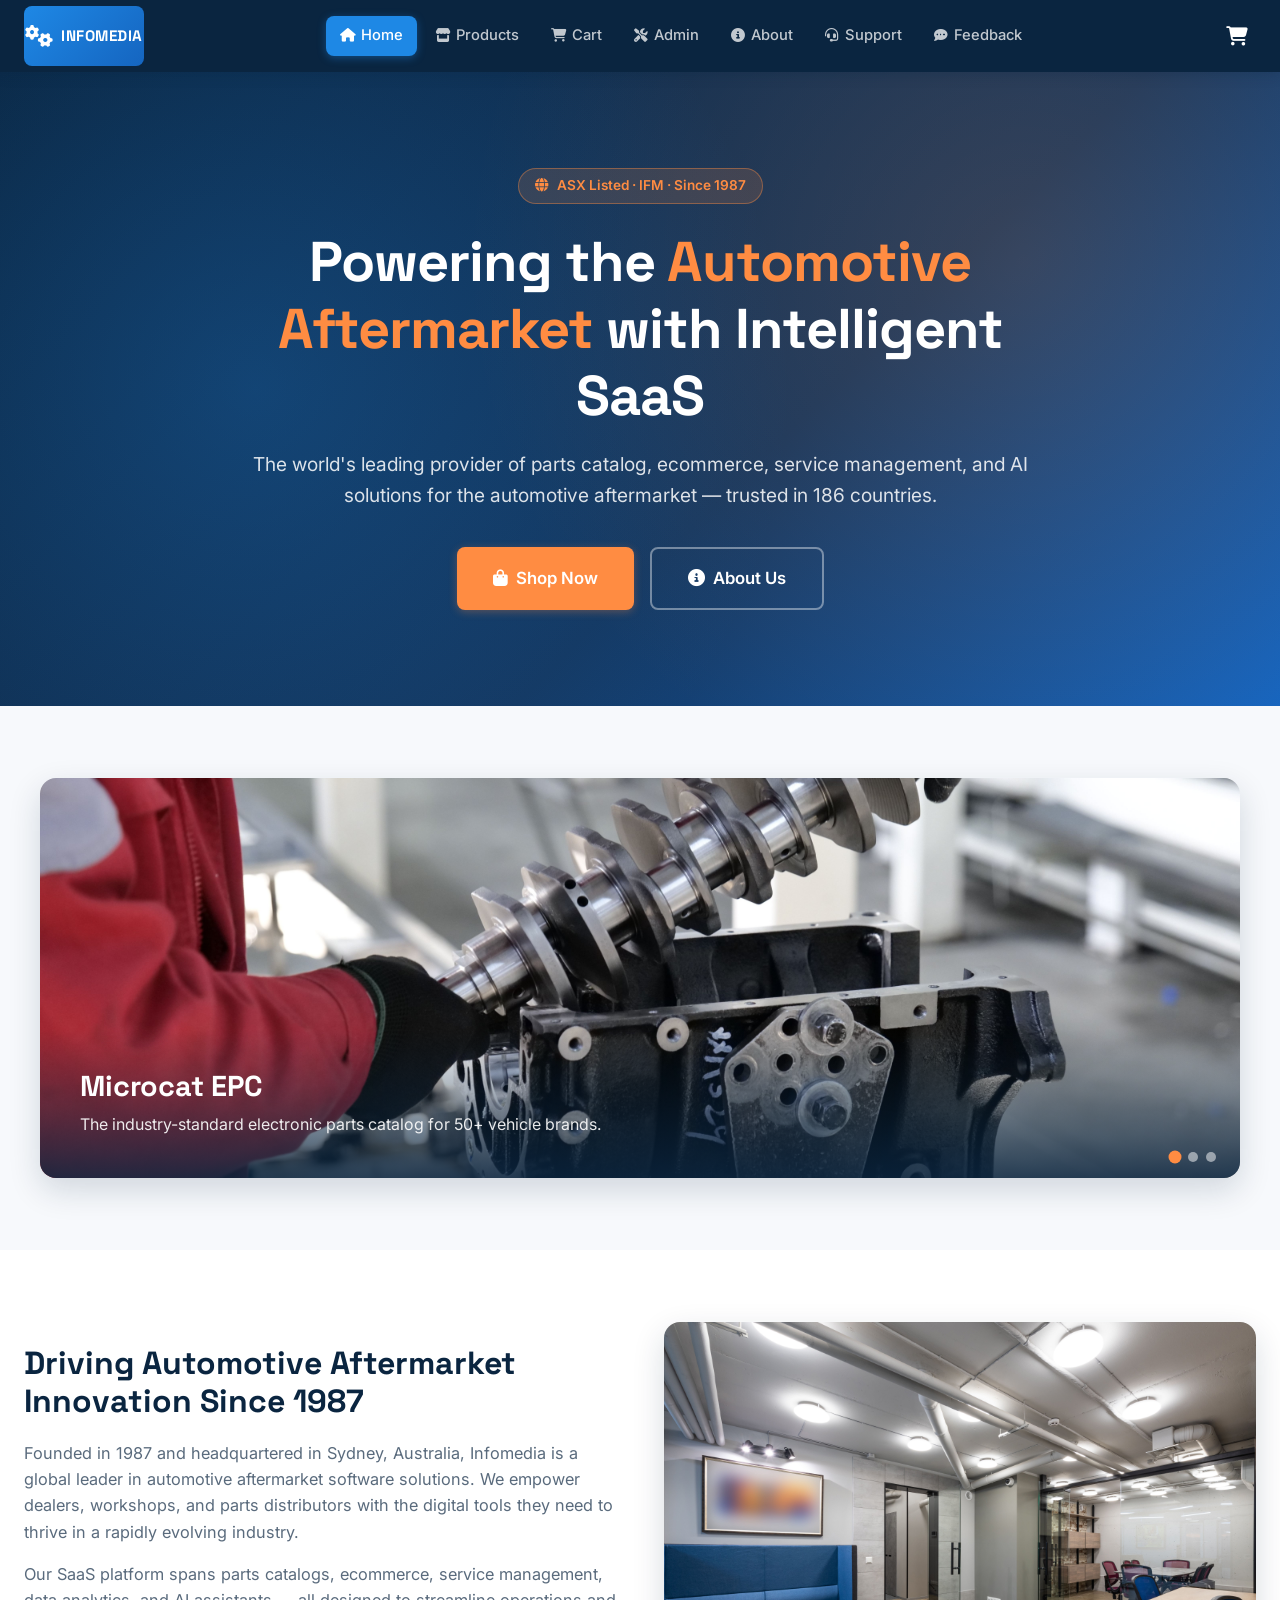
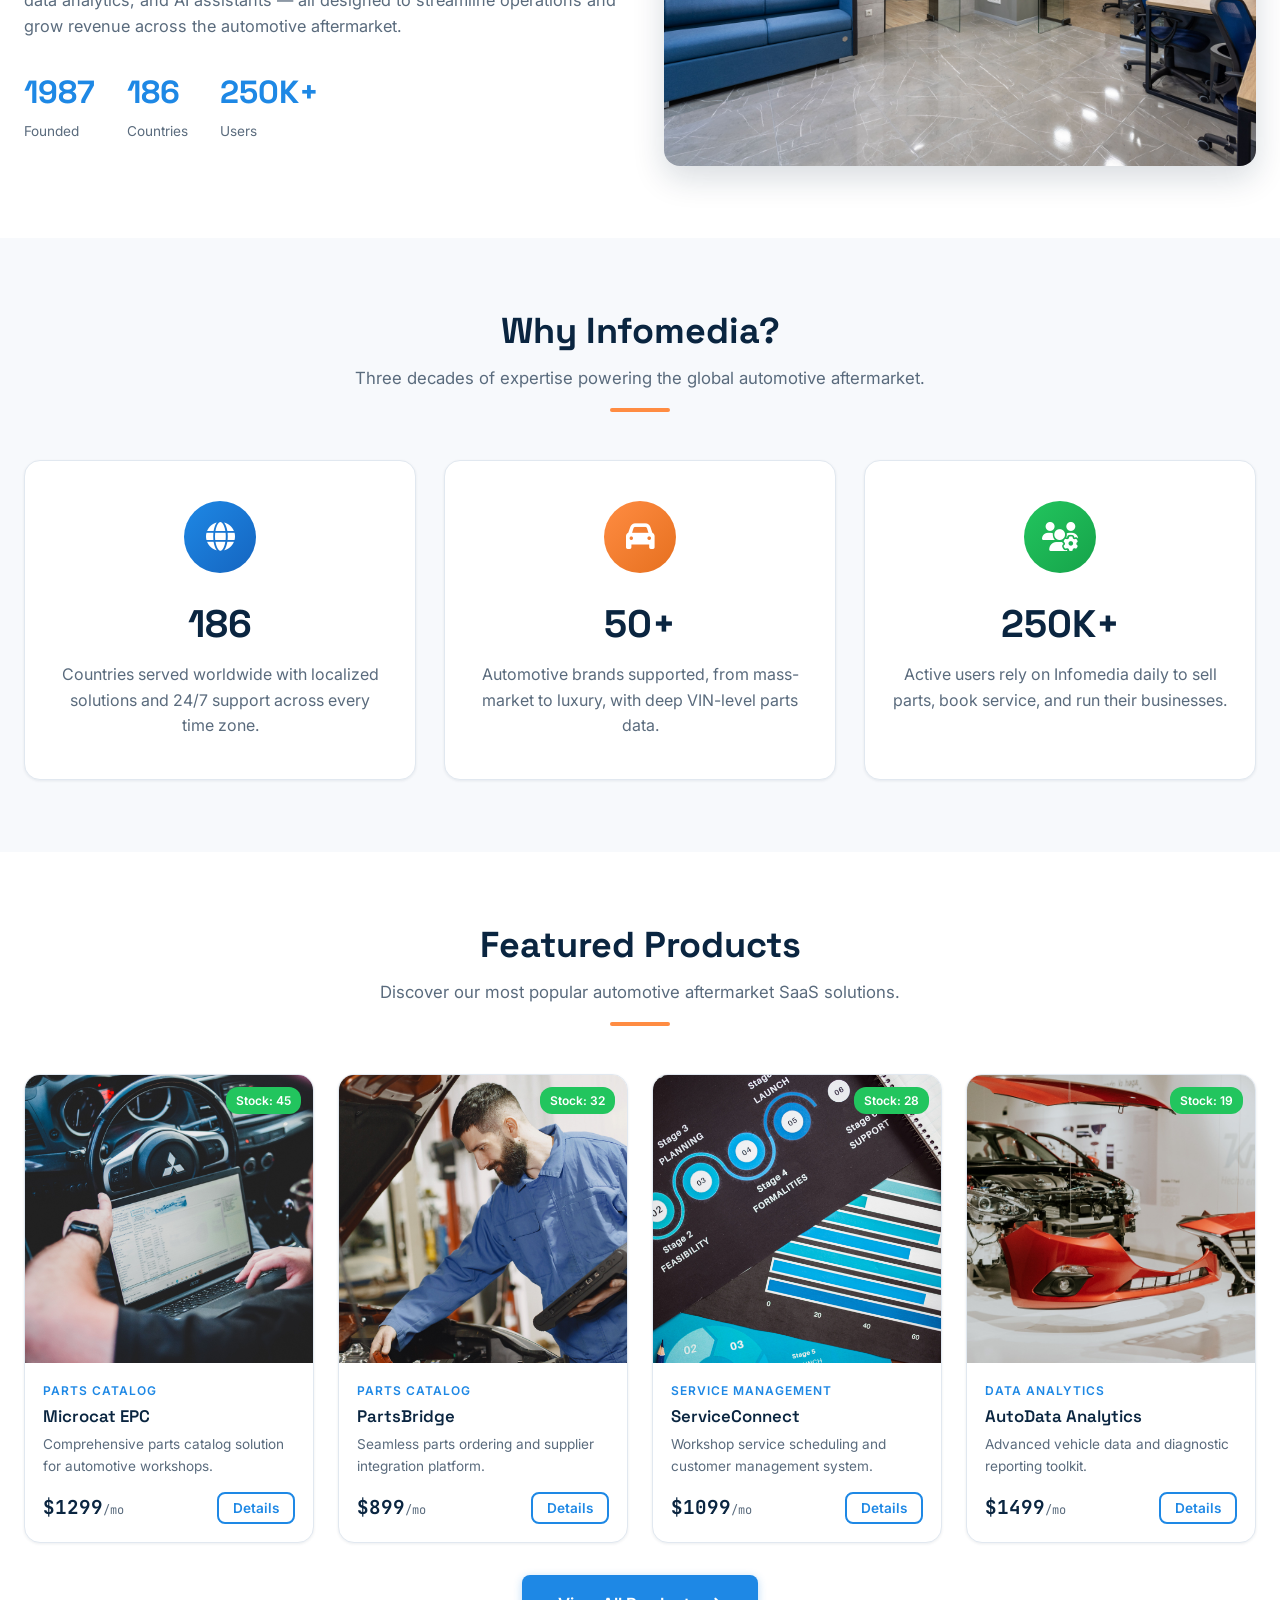
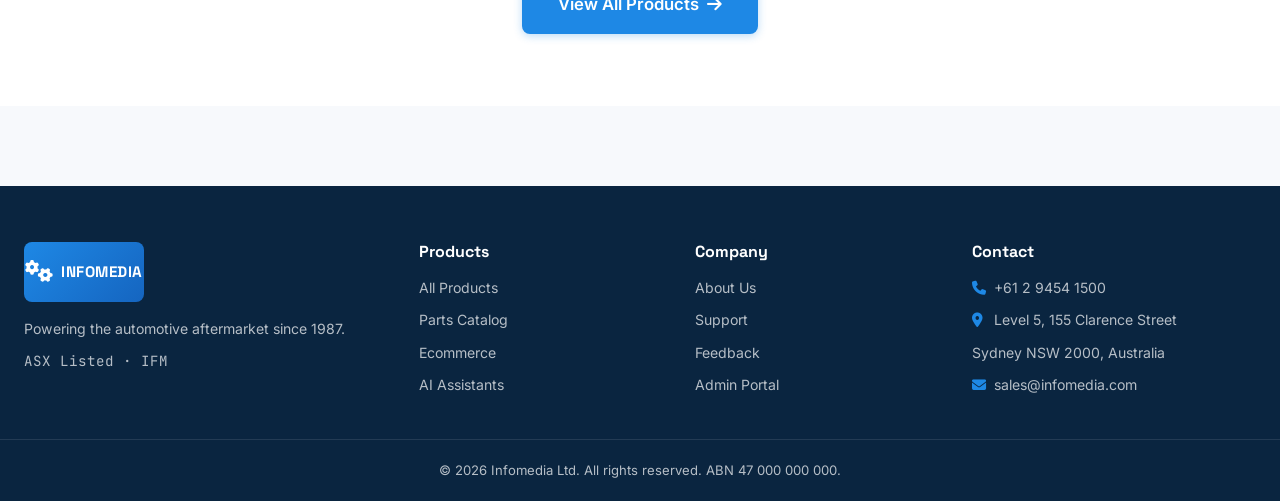
<file: index.html>
<!DOCTYPE html>
<html lang="en">
<!-- index.html: 首页 - Hero + Banner 轮播 + 公司简介 + 特色卡片 + 精选产品 -->
<head>
  <meta charset="UTF-8">
  <meta name="viewport" content="width=device-width, initial-scale=1.0">
  <title>Infomedia | Automotive Aftermarket SaaS Solutions</title>
  <meta name="description" content="Infomedia - ASX-listed leader in automotive aftermarket software since 1987. Serving 186 countries, 50+ brands, 250,000+ users.">
  <!-- Google Fonts: Space Grotesk(标题) + Inter(正文) + JetBrains Mono(价格) -->
  <link rel="preconnect" href="https://fonts.googleapis.com">
  <link rel="preconnect" href="https://fonts.gstatic.com" crossorigin>
  <link href="https://fonts.googleapis.com/css2?family=Space+Grotesk:wght@400;500;600;700&family=Inter:wght@400;500;600;700&family=JetBrains+Mono:wght@500;700&display=swap" rel="stylesheet">
  <!-- Font Awesome CDN 图标 -->
  <link rel="stylesheet" href="https://cdnjs.cloudflare.com/ajax/libs/font-awesome/6.5.1/css/all.min.css">
  <link rel="stylesheet" href="style.css">
</head>
<body>
  <!-- Header 挂载点（由 main.js 动态注入） -->
  <div id="header-mount"></div>

  <main>
    <!-- ===== Hero 区域 ===== -->
    <section class="hero">
      <div class="hero-content">
        <span class="hero-badge">
          <i class="fa-solid fa-globe"></i> ASX Listed · IFM · Since 1987
        </span>
        <h1>Powering the <span class="accent">Automotive Aftermarket</span> with Intelligent SaaS</h1>
        <p>The world's leading provider of parts catalog, ecommerce, service management, and AI solutions for the automotive aftermarket — trusted in 186 countries.</p>
        <div class="hero-actions">
          <a href="products.html" class="btn btn-accent btn-lg">
            <i class="fa-solid fa-bag-shopping"></i> Shop Now
          </a>
          <a href="about.html" class="btn btn-outline btn-lg" style="color:#fff; border-color:rgba(255,255,255,0.4);">
            <i class="fa-solid fa-circle-info"></i> About Us
          </a>
        </div>
      </div>
    </section>

    <!-- ===== Banner 轮播图（3 张，1200×400） ===== -->
    <section class="section">
      <div class="container">
        <div class="banner-carousel" id="bannerCarousel">
          <!-- 轮播图 1 -->
          <div class="banner-slide active" style="background-image: url('images/banner1.jpg');">
            <div class="banner-slide-content">
              <h3>Microcat EPC</h3>
              <p>The industry-standard electronic parts catalog for 50+ vehicle brands.</p>
            </div>
          </div>
          <!-- 轮播图 2 -->
          <div class="banner-slide" style="background-image: url('images/banner2.jpg');">
            <div class="banner-slide-content">
              <h3>Superservice Suite</h3>
              <p>Complete workshop management — from booking to triage to invoicing.</p>
            </div>
          </div>
          <!-- 轮播图 3 -->
          <div class="banner-slide" style="background-image: url('images/banner3.jpg');">
            <div class="banner-slide-content">
              <h3>Infodrive Analytics</h3>
              <p>Turn dealership data into decisions with predictive intelligence.</p>
            </div>
          </div>
          <!-- 轮播指示器 -->
          <div class="banner-dots">
            <span class="banner-dot active"></span>
            <span class="banner-dot"></span>
            <span class="banner-dot"></span>
          </div>
        </div>
      </div>
    </section>

    <!-- ===== 公司简介 ===== -->
    <section class="section section-alt">
      <div class="container">
        <div class="intro-grid">
          <div class="intro-text">
            <h2>Driving Automotive Aftermarket Innovation Since 1987</h2>
            <p>Founded in 1987 and headquartered in Sydney, Australia, Infomedia is a global leader in automotive aftermarket software solutions. We empower dealers, workshops, and parts distributors with the digital tools they need to thrive in a rapidly evolving industry.</p>
            <p>Our SaaS platform spans parts catalogs, ecommerce, service management, data analytics, and AI assistants — all designed to streamline operations and grow revenue across the automotive aftermarket.</p>
            <div class="stat-row">
              <div class="stat"><strong>1987</strong><span>Founded</span></div>
              <div class="stat"><strong>186</strong><span>Countries</span></div>
              <div class="stat"><strong>250K+</strong><span>Users</span></div>
            </div>
          </div>
          <div class="intro-image">
            <img src="images/company.jpg" alt="Infomedia headquarters">
          </div>
        </div>
      </div>
    </section>

    <!-- ===== 特色卡片（3 个） ===== -->
    <section class="section">
      <div class="container">
        <div class="section-title">
          <h2>Why Infomedia?</h2>
          <p>Three decades of expertise powering the global automotive aftermarket.</p>
          <div class="title-divider"></div>
        </div>
        <div class="feature-grid">
          <!-- 卡片 1：全球 186 国 -->
          <div class="feature-card">
            <div class="feature-icon"><i class="fa-solid fa-globe"></i></div>
            <div class="stat">186</div>
            <p>Countries served worldwide with localized solutions and 24/7 support across every time zone.</p>
          </div>
          <!-- 卡片 2：50+ 汽车品牌 -->
          <div class="feature-card">
            <div class="feature-icon"><i class="fa-solid fa-car"></i></div>
            <div class="stat">50+</div>
            <p>Automotive brands supported, from mass-market to luxury, with deep VIN-level parts data.</p>
          </div>
          <!-- 卡片 3：25 万+ 用户 -->
          <div class="feature-card">
            <div class="feature-icon"><i class="fa-solid fa-users-gear"></i></div>
            <div class="stat">250K+</div>
            <p>Active users rely on Infomedia daily to sell parts, book service, and run their businesses.</p>
          </div>
        </div>
      </div>
    </section>

    <!-- ===== 精选产品（4 个） ===== -->
    <section class="section section-alt">
      <div class="container">
        <div class="section-title">
          <h2>Featured Products</h2>
          <p>Discover our most popular automotive aftermarket SaaS solutions.</p>
          <div class="title-divider"></div>
        </div>
        <div class="product-grid" id="featuredGrid">
          <!-- 由 products.js 动态渲染 -->
          <p class="text-muted text-center">Loading products...</p>
        </div>
        <div class="text-center mt-4">
          <a href="products.html" class="btn btn-primary btn-lg">
            View All Products <i class="fa-solid fa-arrow-right"></i>
          </a>
        </div>
      </div>
    </section>
  </main>

  <!-- Footer 挂载点 -->
  <div id="footer-mount"></div>

  <!-- JS 模块加载（顺序：storage → validation → main → products） -->
  <script src="js/storage.js"></script>
  <script src="js/validation.js"></script>
  <script src="js/main.js"></script>
  <script src="js/products.js"></script>
  <script>
    // 首页初始化精选产品（ES7 async/await 由 products.js 处理）
    document.addEventListener('DOMContentLoaded', () => {
      Products.initFeaturedProducts();
    });
  </script>
</body>
</html>
</file>
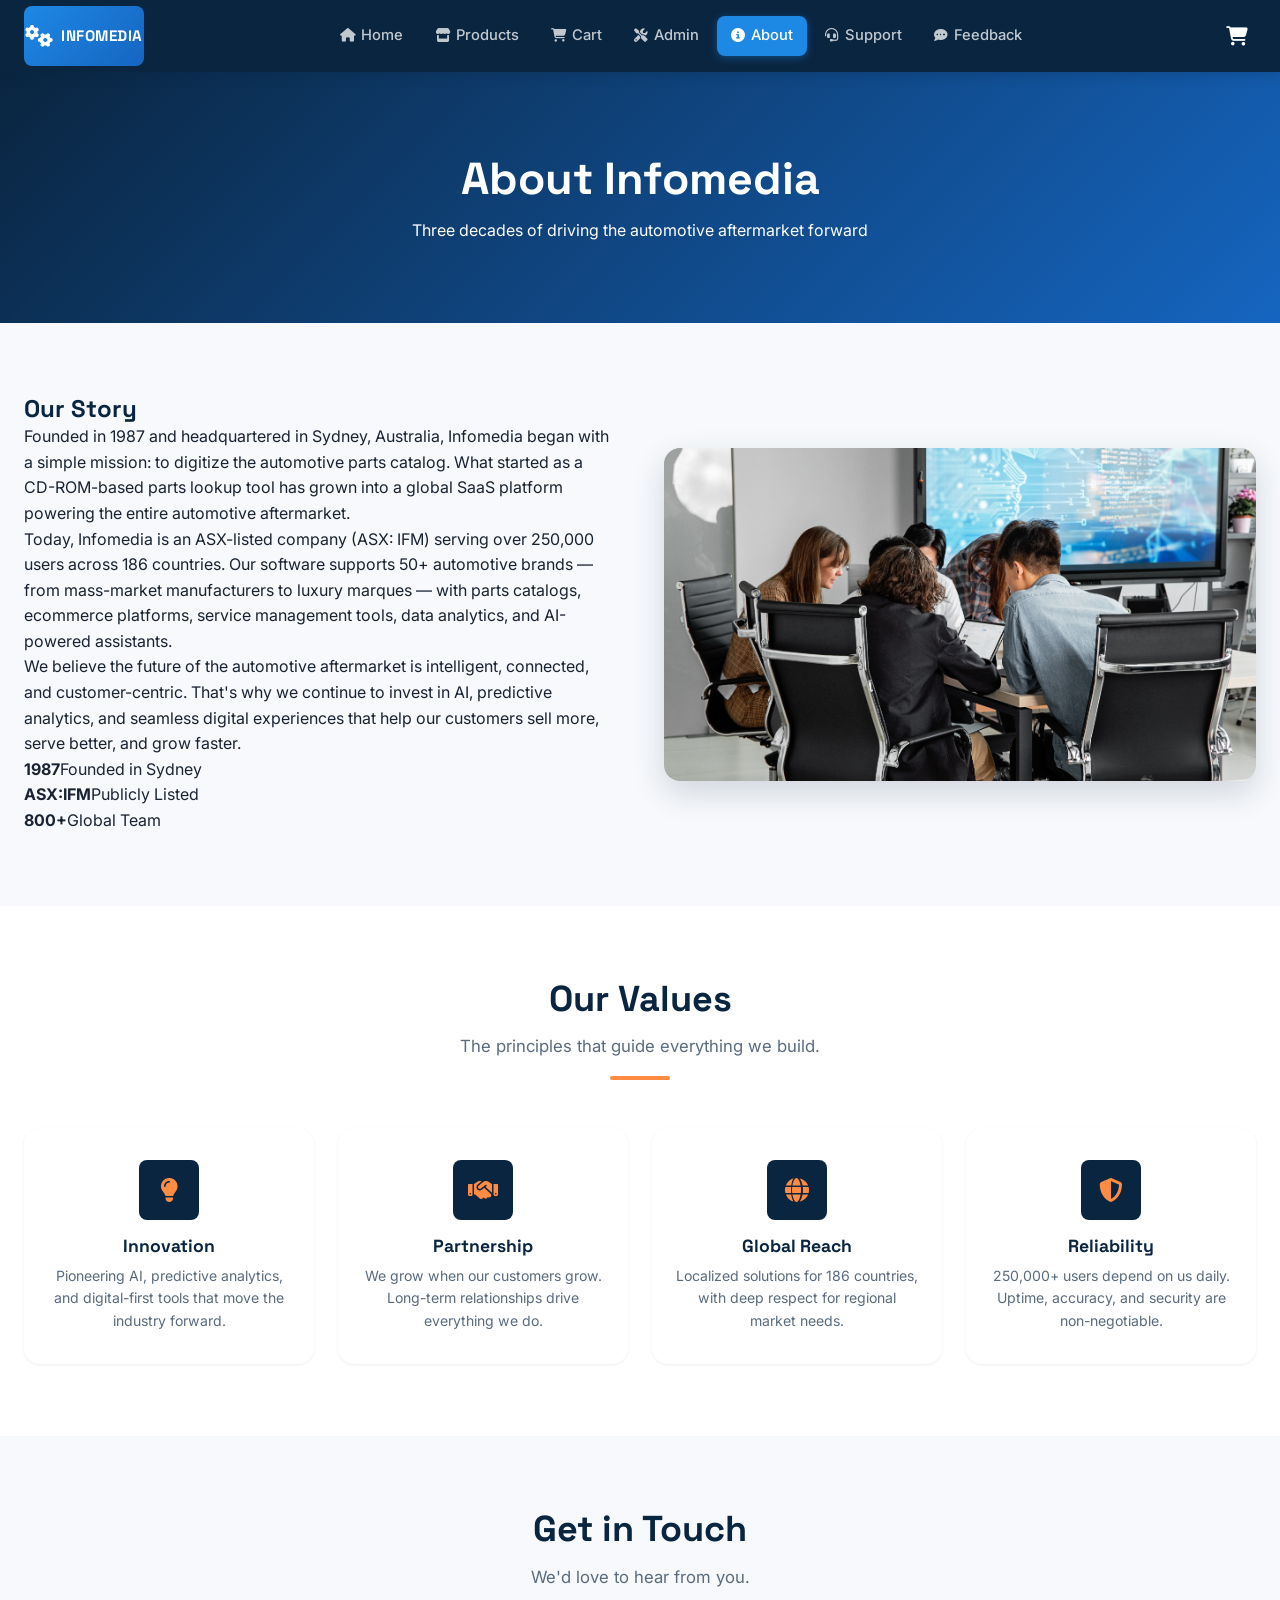
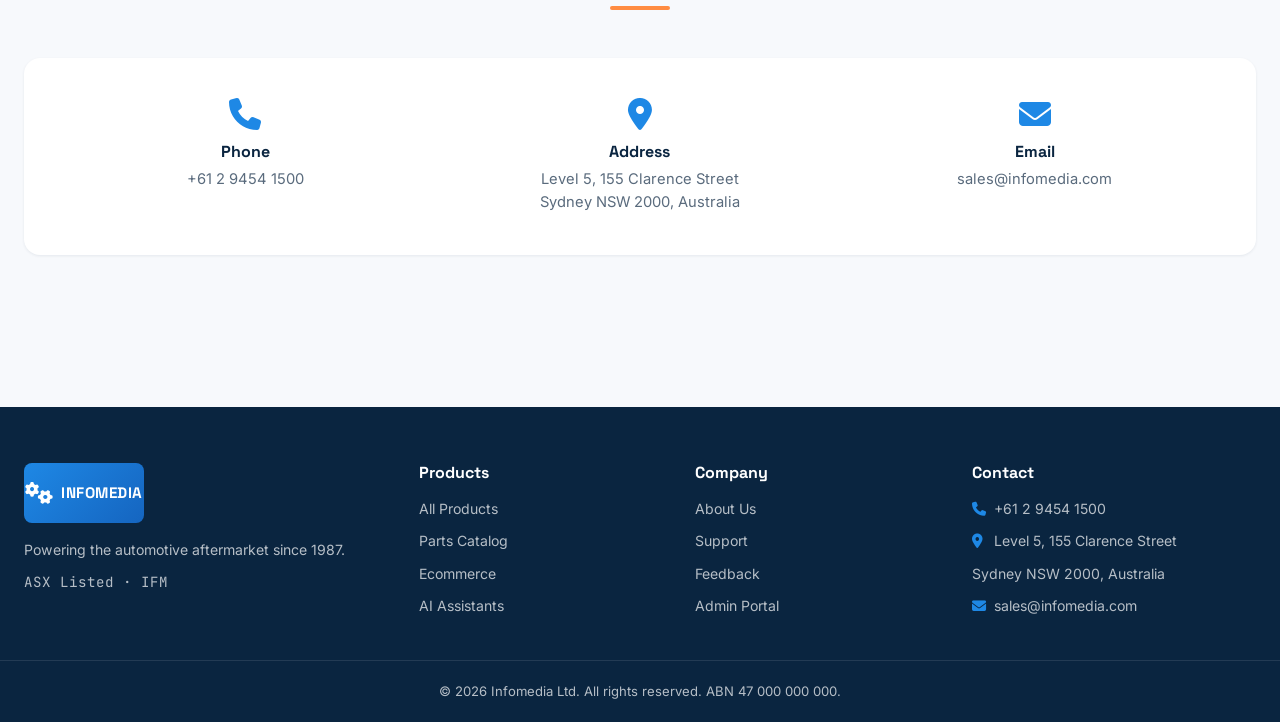
<file: about.html>
<!DOCTYPE html>
<html lang="en">
<!-- about.html: 关于我们 - 公司故事 + 价值观 + 联系信息 -->
<head>
  <meta charset="UTF-8">
  <meta name="viewport" content="width=device-width, initial-scale=1.0">
  <title>About Us | Infomedia</title>
  <meta name="description" content="Infomedia: founded in 1987, headquartered in Sydney, Australia. Powering the automotive aftermarket worldwide.">
  <link rel="preconnect" href="https://fonts.googleapis.com">
  <link rel="preconnect" href="https://fonts.gstatic.com" crossorigin>
  <link href="https://fonts.googleapis.com/css2?family=Space+Grotesk:wght@400;500;600;700&family=Inter:wght@400;500;600;700&family=JetBrains+Mono:wght@500;700&display=swap" rel="stylesheet">
  <link rel="stylesheet" href="https://cdnjs.cloudflare.com/ajax/libs/font-awesome/6.5.1/css/all.min.css">
  <link rel="stylesheet" href="style.css">
</head>
<body>
  <div id="header-mount"></div>
  <main>
    <!-- 顶部标题区 -->
    <section class="about-hero">
      <h1>About Infomedia</h1>
      <p>Three decades of driving the automotive aftermarket forward</p>
    </section>
    <!-- 公司故事（1987 成立，悉尼总部） -->
    <section class="section">
      <div class="container">
        <div class="about-story">
          <div>
            <h2>Our Story</h2>
            <p>Founded in 1987 and headquartered in Sydney, Australia, Infomedia began with a simple mission: to digitize the automotive parts catalog. What started as a CD-ROM-based parts lookup tool has grown into a global SaaS platform powering the entire automotive aftermarket.</p>
            <p>Today, Infomedia is an ASX-listed company (ASX: IFM) serving over 250,000 users across 186 countries. Our software supports 50+ automotive brands — from mass-market manufacturers to luxury marques — with parts catalogs, ecommerce platforms, service management tools, data analytics, and AI-powered assistants.</p>
            <p>We believe the future of the automotive aftermarket is intelligent, connected, and customer-centric. That's why we continue to invest in AI, predictive analytics, and seamless digital experiences that help our customers sell more, serve better, and grow faster.</p>
            <div class="stat-row">
              <div class="stat"><strong>1987</strong><span>Founded in Sydney</span></div>
              <div class="stat"><strong>ASX:IFM</strong><span>Publicly Listed</span></div>
              <div class="stat"><strong>800+</strong><span>Global Team</span></div>
            </div>
          </div>
          <!-- 公司图片 800×450（16:9） -->
          <div class="about-image">
            <img src="images/about1.jpg" alt="Infomedia Sydney headquarters">
          </div>
        </div>
      </div>
    </section>
    <!-- 价值观卡片（4 个） -->
    <section class="section section-alt">
      <div class="container">
        <div class="section-title">
          <h2>Our Values</h2>
          <p>The principles that guide everything we build.</p>
          <div class="title-divider"></div>
        </div>
        <div class="values-grid">
          <div class="value-card">
            <div class="value-icon"><i class="fa-solid fa-lightbulb"></i></div>
            <h4>Innovation</h4>
            <p>Pioneering AI, predictive analytics, and digital-first tools that move the industry forward.</p>
          </div>
          <div class="value-card">
            <div class="value-icon"><i class="fa-solid fa-handshake"></i></div>
            <h4>Partnership</h4>
            <p>We grow when our customers grow. Long-term relationships drive everything we do.</p>
          </div>
          <div class="value-card">
            <div class="value-icon"><i class="fa-solid fa-globe"></i></div>
            <h4>Global Reach</h4>
            <p>Localized solutions for 186 countries, with deep respect for regional market needs.</p>
          </div>
          <div class="value-card">
            <div class="value-icon"><i class="fa-solid fa-shield-halved"></i></div>
            <h4>Reliability</h4>
            <p>250,000+ users depend on us daily. Uptime, accuracy, and security are non-negotiable.</p>
          </div>
        </div>
      </div>
    </section>
    <!-- 联系信息 -->
    <section class="section">
      <div class="container">
        <div class="section-title">
          <h2>Get in Touch</h2>
          <p>We'd love to hear from you.</p>
          <div class="title-divider"></div>
        </div>
        <div class="contact-card">
          <div class="contact-item">
            <i class="fa-solid fa-phone"></i>
            <h4>Phone</h4>
            <p>+61 2 9454 1500</p>
          </div>
          <div class="contact-item">
            <i class="fa-solid fa-location-dot"></i>
            <h4>Address</h4>
            <p>Level 5, 155 Clarence Street<br>Sydney NSW 2000, Australia</p>
          </div>
          <div class="contact-item">
            <i class="fa-solid fa-envelope"></i>
            <h4>Email</h4>
            <p>sales@infomedia.com</p>
          </div>
        </div>
      </div>
    </section>
  </main>
  <div id="footer-mount"></div>
  <script src="js/storage.js"></script>
  <script src="js/validation.js"></script>
  <script src="js/main.js"></script>
</body>
</html>
</file>
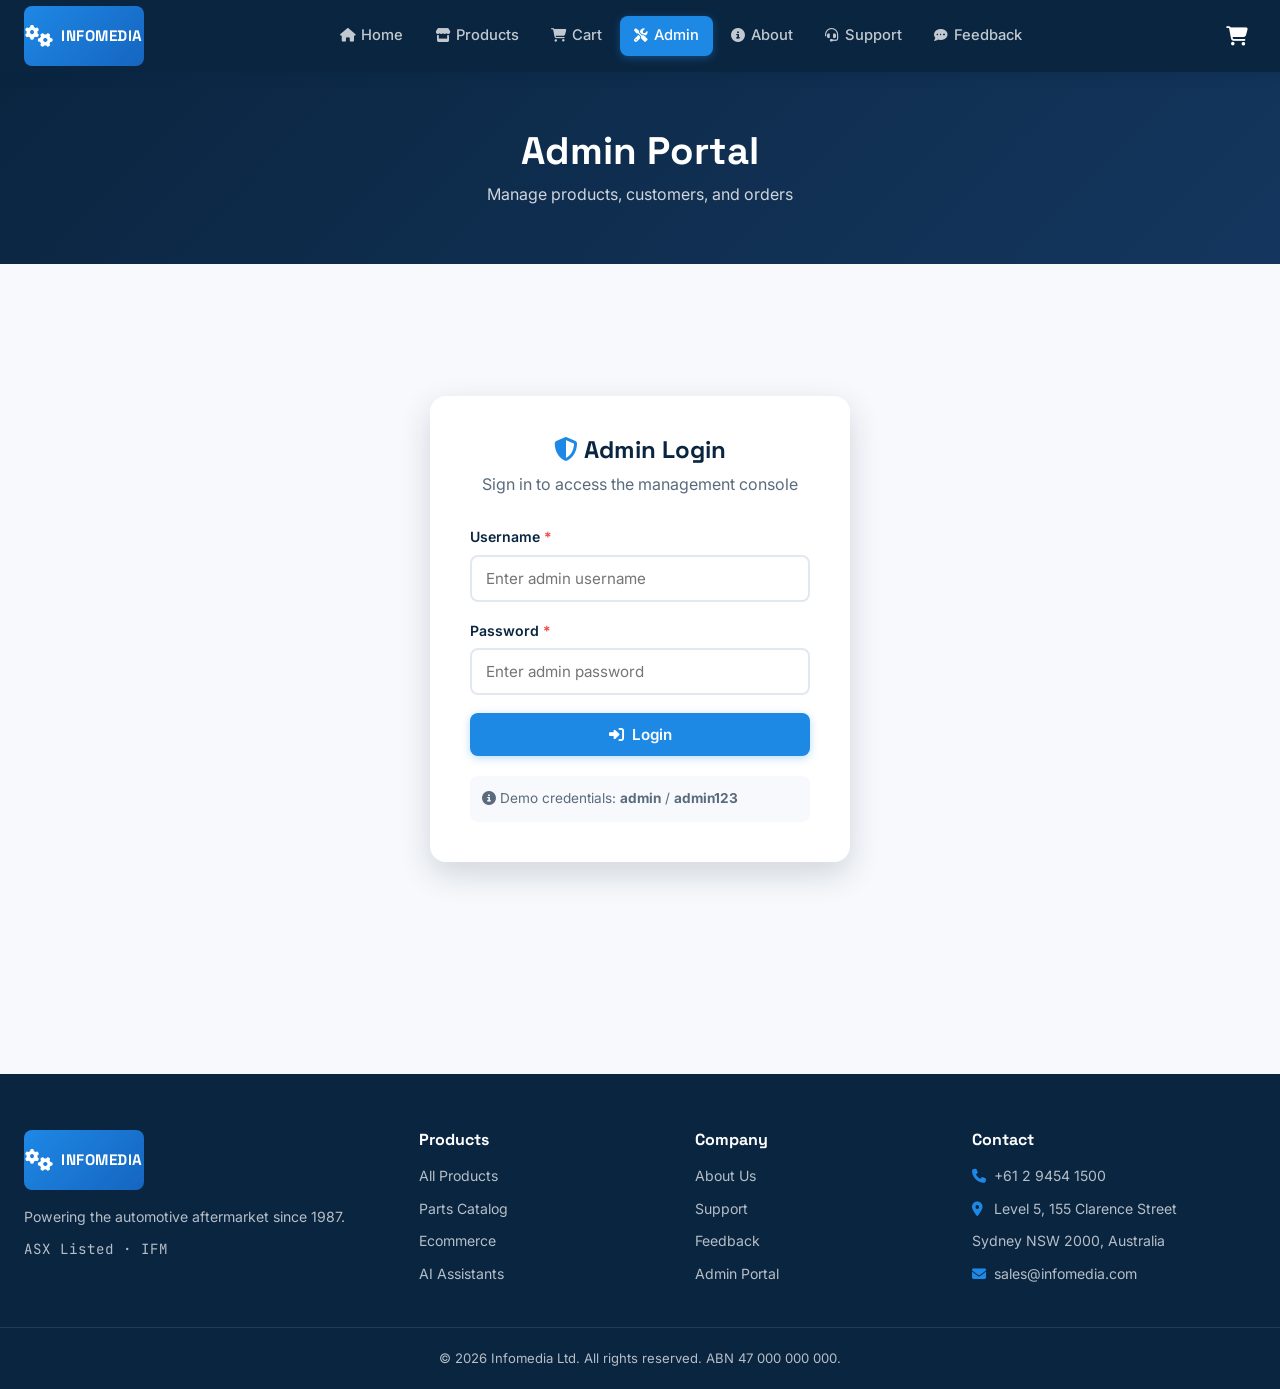
<file: admin.html>
<!DOCTYPE html>
<html lang="en">
<!-- admin.html: 后台管理 - 登录 + 产品CRUD + 客户注册 + 购物车管理 -->
<head>
  <meta charset="UTF-8">
  <meta name="viewport" content="width=device-width, initial-scale=1.0">
  <title>Admin Portal | Infomedia</title>
  <meta name="description" content="Infomedia admin portal: manage products, customers, and carts.">
  <link rel="preconnect" href="https://fonts.googleapis.com">
  <link rel="preconnect" href="https://fonts.gstatic.com" crossorigin>
  <link href="https://fonts.googleapis.com/css2?family=Space+Grotesk:wght@400;500;600;700&family=Inter:wght@400;500;600;700&family=JetBrains+Mono:wght@500;700&display=swap" rel="stylesheet">
  <link rel="stylesheet" href="https://cdnjs.cloudflare.com/ajax/libs/font-awesome/6.5.1/css/all.min.css">
  <link rel="stylesheet" href="style.css">
</head>
<body>
  <div id="header-mount"></div>

  <main>
    <section class="page-header">
      <h1>Admin Portal</h1>
      <p>Manage products, customers, and orders</p>
    </section>

    <section class="section">
      <div class="container">
        <!-- 登录界面（未登录时显示） -->
        <div class="admin-login-wrap" id="adminLoginWrap">
          <h2><i class="fa-solid fa-shield-halved" style="color:var(--electric);"></i> Admin Login</h2>
          <p class="subtitle">Sign in to access the management console</p>
          <form id="adminLoginForm" onsubmit="event.preventDefault(); Admin.adminLogin();">
            <div class="form-group">
              <label>Username <span class="required">*</span></label>
              <input type="text" class="form-control" id="adminLoginUser" placeholder="Enter admin username"
                     oninput="Validation.clearFieldError('adminLoginUser')">
            </div>
            <div class="form-group">
              <label>Password <span class="required">*</span></label>
              <input type="password" class="form-control" id="adminLoginPass" placeholder="Enter admin password"
                     oninput="Validation.clearFieldError('adminLoginPass')">
            </div>
            <button type="submit" class="btn btn-primary" style="width:100%;">
              <i class="fa-solid fa-right-to-bracket"></i> Login
            </button>
          </form>
          <p class="hint" style="margin-top:20px; padding:12px; background:var(--bg); border-radius:8px; font-size:0.85rem; color:var(--text-muted);">
            <i class="fa-solid fa-circle-info"></i> Demo credentials: <strong>admin</strong> / <strong>admin123</strong>
          </p>
        </div>

        <!-- 管理后台主面板（登录后显示，由 admin.js 动态渲染） -->
        <div class="admin-layout hidden" id="adminPanel">
          <!-- 左侧标签菜单 -->
          <div class="admin-tabs">
            <div class="admin-tab active" data-tab="products" onclick="Admin.switchTab('products')">
              <i class="fa-solid fa-box"></i> Products
            </div>
            <div class="admin-tab" data-tab="customers" onclick="Admin.switchTab('customers')">
              <i class="fa-solid fa-users"></i> Customers
            </div>
            <div class="admin-tab" data-tab="register" onclick="Admin.switchTab('register')">
              <i class="fa-solid fa-user-plus"></i> Register
            </div>
            <div class="admin-tab" data-tab="carts" onclick="Admin.switchTab('carts')">
              <i class="fa-solid fa-cart-flatbed"></i> Carts
            </div>
          </div>

          <!-- 右侧操作区（由 admin.js 根据标签动态填充） -->
          <div class="admin-panel" id="adminContent"></div>
        </div>
      </div>
    </section>
  </main>

  <div id="footer-mount"></div>

  <script src="js/storage.js"></script>
  <script src="js/validation.js"></script>
  <script src="js/main.js"></script>
  <script src="js/admin.js"></script>
  <script>
    // 初始化后台页（检查登录状态）
    document.addEventListener('DOMContentLoaded', () => {
      Admin.initAdminPage();
    });
  </script>
</body>
</html>
</file>
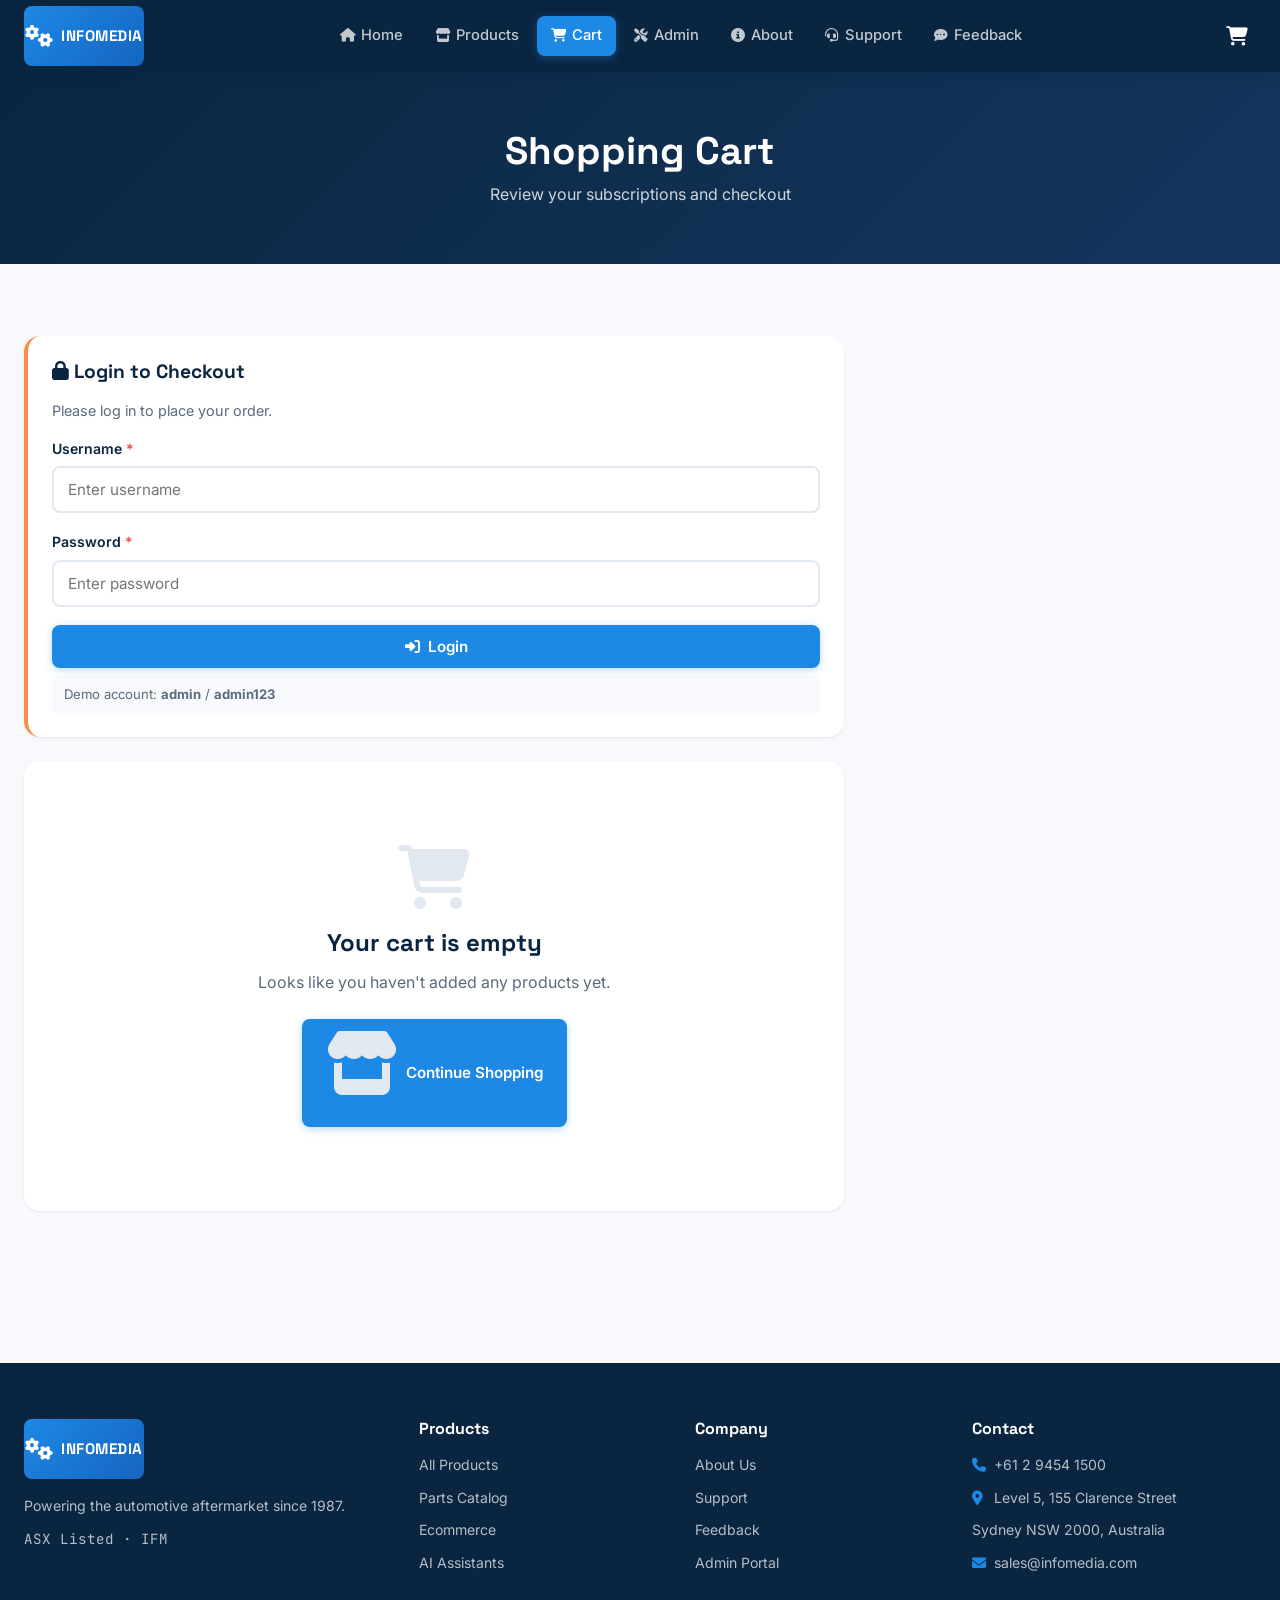
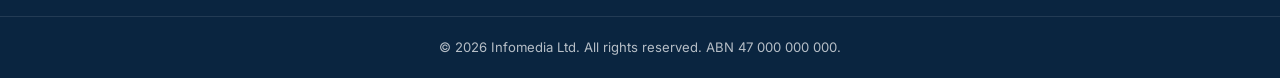
<file: cart.html>
<!DOCTYPE html>
<html lang="en">
<!-- cart.html: 购物车 - 商品列表 + 登录 + 订单汇总(GST/运费/优惠券) + 下单 -->
<head>
  <meta charset="UTF-8">
  <meta name="viewport" content="width=device-width, initial-scale=1.0">
  <title>Shopping Cart | Infomedia</title>
  <meta name="description" content="Review your cart, apply coupons, and checkout for Infomedia SaaS subscriptions.">
  <link rel="preconnect" href="https://fonts.googleapis.com">
  <link rel="preconnect" href="https://fonts.gstatic.com" crossorigin>
  <link href="https://fonts.googleapis.com/css2?family=Space+Grotesk:wght@400;500;600;700&family=Inter:wght@400;500;600;700&family=JetBrains+Mono:wght@500;700&display=swap" rel="stylesheet">
  <link rel="stylesheet" href="https://cdnjs.cloudflare.com/ajax/libs/font-awesome/6.5.1/css/all.min.css">
  <link rel="stylesheet" href="style.css">
</head>
<body>
  <div id="header-mount"></div>

  <main>
    <section class="page-header">
      <h1>Shopping Cart</h1>
      <p>Review your subscriptions and checkout</p>
    </section>

    <section class="section">
      <div class="container">
        <!-- 购物车布局：左侧商品列表 + 右侧订单汇总 -->
        <div class="cart-layout">
          <!-- 左侧：登录框 + 购物车商品 -->
          <div>
            <!-- 客户登录区（由 cart.js renderLoginStatus 动态渲染） -->
            <div class="login-box" id="loginBox"></div>

            <!-- 购物车商品列表（由 cart.js renderCartItems 动态渲染） -->
            <div class="cart-items" id="cartItems"></div>

            <!-- 购物车操作按钮 -->
            <div class="summary-actions mt-3" id="cartActions">
              <button class="btn btn-ghost" onclick="Cart.updateCart()">
                <i class="fa-solid fa-rotate"></i> Update Cart
              </button>
              <button class="btn btn-danger" onclick="Cart.clearCartWithConfirm()">
                <i class="fa-solid fa-trash"></i> Clear Cart
              </button>
              <a href="products.html" class="btn btn-outline">
                <i class="fa-solid fa-arrow-left"></i> Continue Shopping
              </a>
            </div>
          </div>

          <!-- 右侧：订单汇总（由 cart.js renderOrderSummary 动态渲染） -->
          <div class="order-summary" id="orderSummary"></div>
        </div>
      </div>
    </section>
  </main>

  <div id="footer-mount"></div>

  <script src="js/storage.js"></script>
  <script src="js/validation.js"></script>
  <script src="js/main.js"></script>
  <script src="js/cart.js"></script>
  <script>
    // 初始化购物车页
    document.addEventListener('DOMContentLoaded', () => {
      Cart.initCartPage();
    });
  </script>
</body>
</html>
</file>
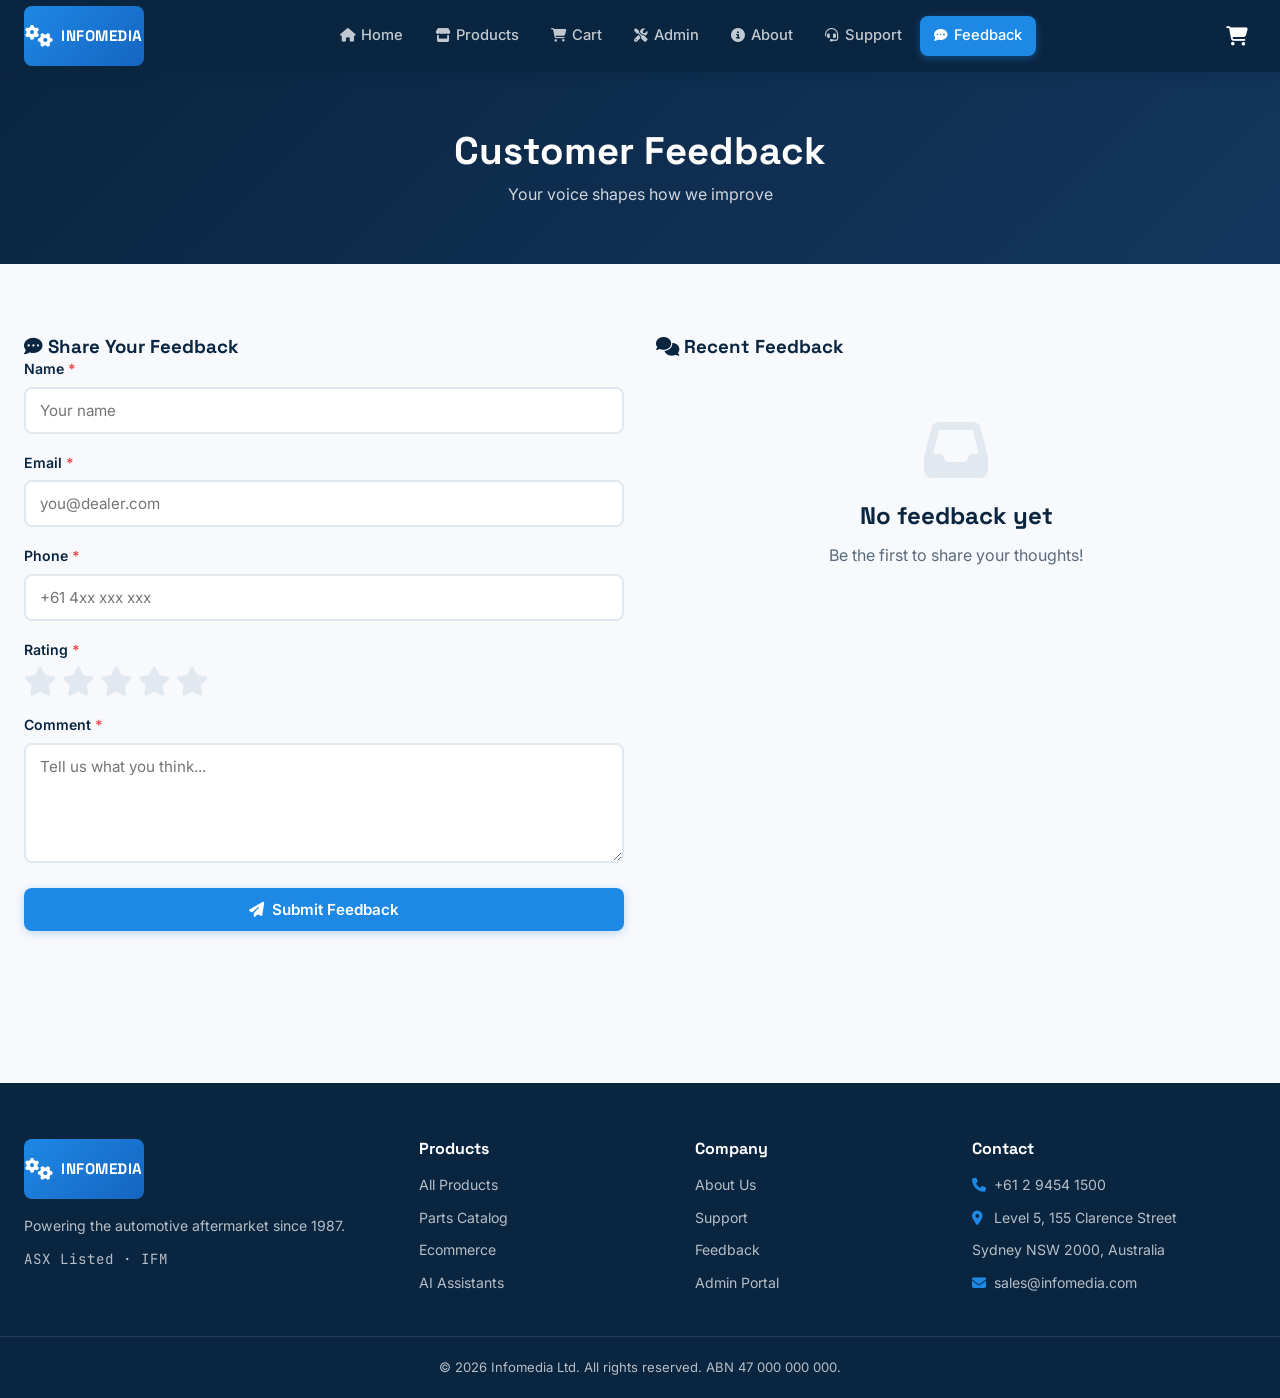
<file: feedback.html>
<!DOCTYPE html>
<html lang="en">
<!-- feedback.html: 客户反馈 - 评分表单(验证) + 反馈列表 -->
<head>
  <meta charset="UTF-8">
  <meta name="viewport" content="width=device-width, initial-scale=1.0">
  <title>Feedback | Infomedia</title>
  <meta name="description" content="Share your feedback with Infomedia. Rate our products and services.">
  <link rel="preconnect" href="https://fonts.googleapis.com">
  <link rel="preconnect" href="https://fonts.gstatic.com" crossorigin>
  <link href="https://fonts.googleapis.com/css2?family=Space+Grotesk:wght@400;500;600;700&family=Inter:wght@400;500;600;700&family=JetBrains+Mono:wght@500;700&display=swap" rel="stylesheet">
  <link rel="stylesheet" href="https://cdnjs.cloudflare.com/ajax/libs/font-awesome/6.5.1/css/all.min.css">
  <link rel="stylesheet" href="style.css">
</head>
<body>
  <div id="header-mount"></div>
  <main>
    <section class="page-header">
      <h1>Customer Feedback</h1>
      <p>Your voice shapes how we improve</p>
    </section>
    <section class="section">
      <div class="container">
        <div class="feedback-grid">
          <!-- 左侧：反馈表单 -->
          <div class="feedback-form-card">
            <h3 class="feedback-title"><i class="fa-solid fa-comment-dots"></i> Share Your Feedback</h3>
            <form id="feedbackForm" onsubmit="event.preventDefault(); Feedback.submitFeedback();">
              <div class="form-group">
                <label>Name <span class="required">*</span></label>
                <input type="text" class="form-control" id="fbName" placeholder="Your name"
                       oninput="Validation.clearFieldError('fbName')">
              </div>
              <div class="form-group">
                <label>Email <span class="required">*</span></label>
                <input type="email" class="form-control" id="fbEmail" placeholder="you@dealer.com"
                       oninput="Validation.clearFieldError('fbEmail')">
              </div>
              <div class="form-group">
                <label>Phone <span class="required">*</span></label>
                <input type="text" class="form-control" id="fbPhone" placeholder="+61 4xx xxx xxx"
                       oninput="Validation.clearFieldError('fbPhone')">
              </div>
              <!-- 5 星评分组件 -->
              <div class="form-group">
                <label>Rating <span class="required">*</span></label>
                <div class="star-rating" id="starRating">
                  <i class="fa-solid fa-star star" data-value="1" onclick="Feedback.setRating(1)"></i>
                  <i class="fa-solid fa-star star" data-value="2" onclick="Feedback.setRating(2)"></i>
                  <i class="fa-solid fa-star star" data-value="3" onclick="Feedback.setRating(3)"></i>
                  <i class="fa-solid fa-star star" data-value="4" onclick="Feedback.setRating(4)"></i>
                  <i class="fa-solid fa-star star" data-value="5" onclick="Feedback.setRating(5)"></i>
                </div>
                <input type="hidden" id="fbRating" value="0">
                <div class="field-error" id="fbRating-error">Please select at least 1 star</div>
              </div>
              <div class="form-group">
                <label>Comment <span class="required">*</span></label>
                <textarea class="form-control" id="fbComment" placeholder="Tell us what you think..."
                          oninput="Validation.clearFieldError('fbComment')"></textarea>
              </div>
              <button type="submit" class="btn btn-primary btn-full">
                <i class="fa-solid fa-paper-plane"></i> Submit Feedback
              </button>
            </form>
          </div>
          <!-- 右侧：反馈列表（提交后展示） -->
          <div class="feedback-sidebar">
            <h3 class="feedback-title"><i class="fa-solid fa-comments"></i> Recent Feedback</h3>
            <div class="feedback-list" id="feedbackList">
              <!-- 由 Feedback.renderFeedbackList 动态渲染 -->
            </div>
          </div>
        </div>
      </div>
    </section>
  </main>
  <div id="footer-mount"></div>
  <script src="js/storage.js"></script>
  <script src="js/validation.js"></script>
  <script src="js/main.js"></script>
  <script>
    /**
     * 反馈页面逻辑（内联脚本，使用 ES6+ 特性）
     * 包含：星级评分交互、表单验证、反馈列表渲染
     */
    const Feedback = {
      // 当前选中的评分（ES6 let 可变状态）
      currentRating: 0,
      /**
       * 设置评分（ES6 箭头函数）
       * 点击星星后高亮选中
       */
      setRating: (value) => {
        Feedback.currentRating = value;
        document.getElementById('fbRating').value = value;
        // 清除错误
        const err = document.getElementById('fbRating-error');
        if (err) err.classList.remove('show-error');
        // ES6: forEach 遍历星星更新高亮状态
        document.querySelectorAll('#starRating .star').forEach((star) => {
          const starValue = Number(star.dataset.value);
          if (starValue <= value) {
            star.classList.add('active');
          } else {
            star.classList.remove('active');
          }
        });
      },
      /**
       * 提交反馈（ES6 解构赋值 + 验证 + localStorage 存储）
       */
      submitFeedback: () => {
        // ES6: 收集表单值
        const name = document.getElementById('fbName').value.trim();
        const email = document.getElementById('fbEmail').value.trim();
        const phone = document.getElementById('fbPhone').value.trim();
        const comment = document.getElementById('fbComment').value.trim();
        const rating = Number(document.getElementById('fbRating').value);
        // ES6: 统一表单验证
        const isValid = Validation.validateForm([
          { fieldId: 'fbName', value: name, type: 'required', message: 'Name is required' },
          { fieldId: 'fbEmail', value: email, type: 'email', message: 'Please enter a valid email' },
          { fieldId: 'fbPhone', value: phone, type: 'phone', message: 'Please enter a valid phone number' },
          { fieldId: 'fbComment', value: comment, type: 'required', message: 'Comment is required' }
        ]);
        // 评分单独验证（至少 1 星）
        if (!Validation.validateRating(rating)) {
          const err = document.getElementById('fbRating-error');
          if (err) err.classList.add('show-error');
          return;
        }
        if (!isValid) return;
        // 保存到 localStorage（ES6 展开运算符）
        Storage.addFeedback({ name, email, phone, rating, comment });
        Main.showToast('Thank you for your feedback!', 'success');
        // 重置表单
        document.getElementById('feedbackForm').reset();
        Feedback.currentRating = 0;
        document.querySelectorAll('#starRating .star').forEach((s) => s.classList.remove('active'));
        // 刷新反馈列表
        Feedback.renderFeedbackList();
      },
      /**
       * 渲染反馈列表（ES6 模板字面量）
       */
      renderFeedbackList: () => {
        const list = document.getElementById('feedbackList');
        if (!list) return;
        const feedbacks = Storage.getFeedbacks();
        // 空状态
        if (feedbacks.length === 0) {
          list.innerHTML = `
            <div class="empty-cart">
              <i class="fa-solid fa-inbox"></i>
              <h3>No feedback yet</h3>
              <p>Be the first to share your thoughts!</p>
            </div>`;
          return;
        }
        // ES6: map 生成反馈卡片
        list.innerHTML = feedbacks
          .map((fb) => {
            // ES6: 解构赋值
            const { name, rating, comment, date } = fb;
            // 生成星星（ES6: repeat 模拟）
            const stars = '<i class="fa-solid fa-star"></i>'.repeat(rating) +
                          '<i class="fa-regular fa-star"></i>'.repeat(5 - rating);
            // ES6: 模板字面量
            return `
              <div class="feedback-card">
                <div class="header">
                  <span class="name">${name}</span>
                  <span class="stars">${stars}</span>
                </div>
                <p class="comment">${comment}</p>
                <p class="meta"><i class="fa-regular fa-clock"></i> ${new Date(date).toLocaleString()}</p>
              </div>`;
          })
          .join('');
      }
    };
    window.Feedback = Feedback;
    // 初始化反馈列表（ES6 DOMContentLoaded）
    document.addEventListener('DOMContentLoaded', () => {
      Feedback.renderFeedbackList();
    });
  </script>
</body>
</html>
</file>
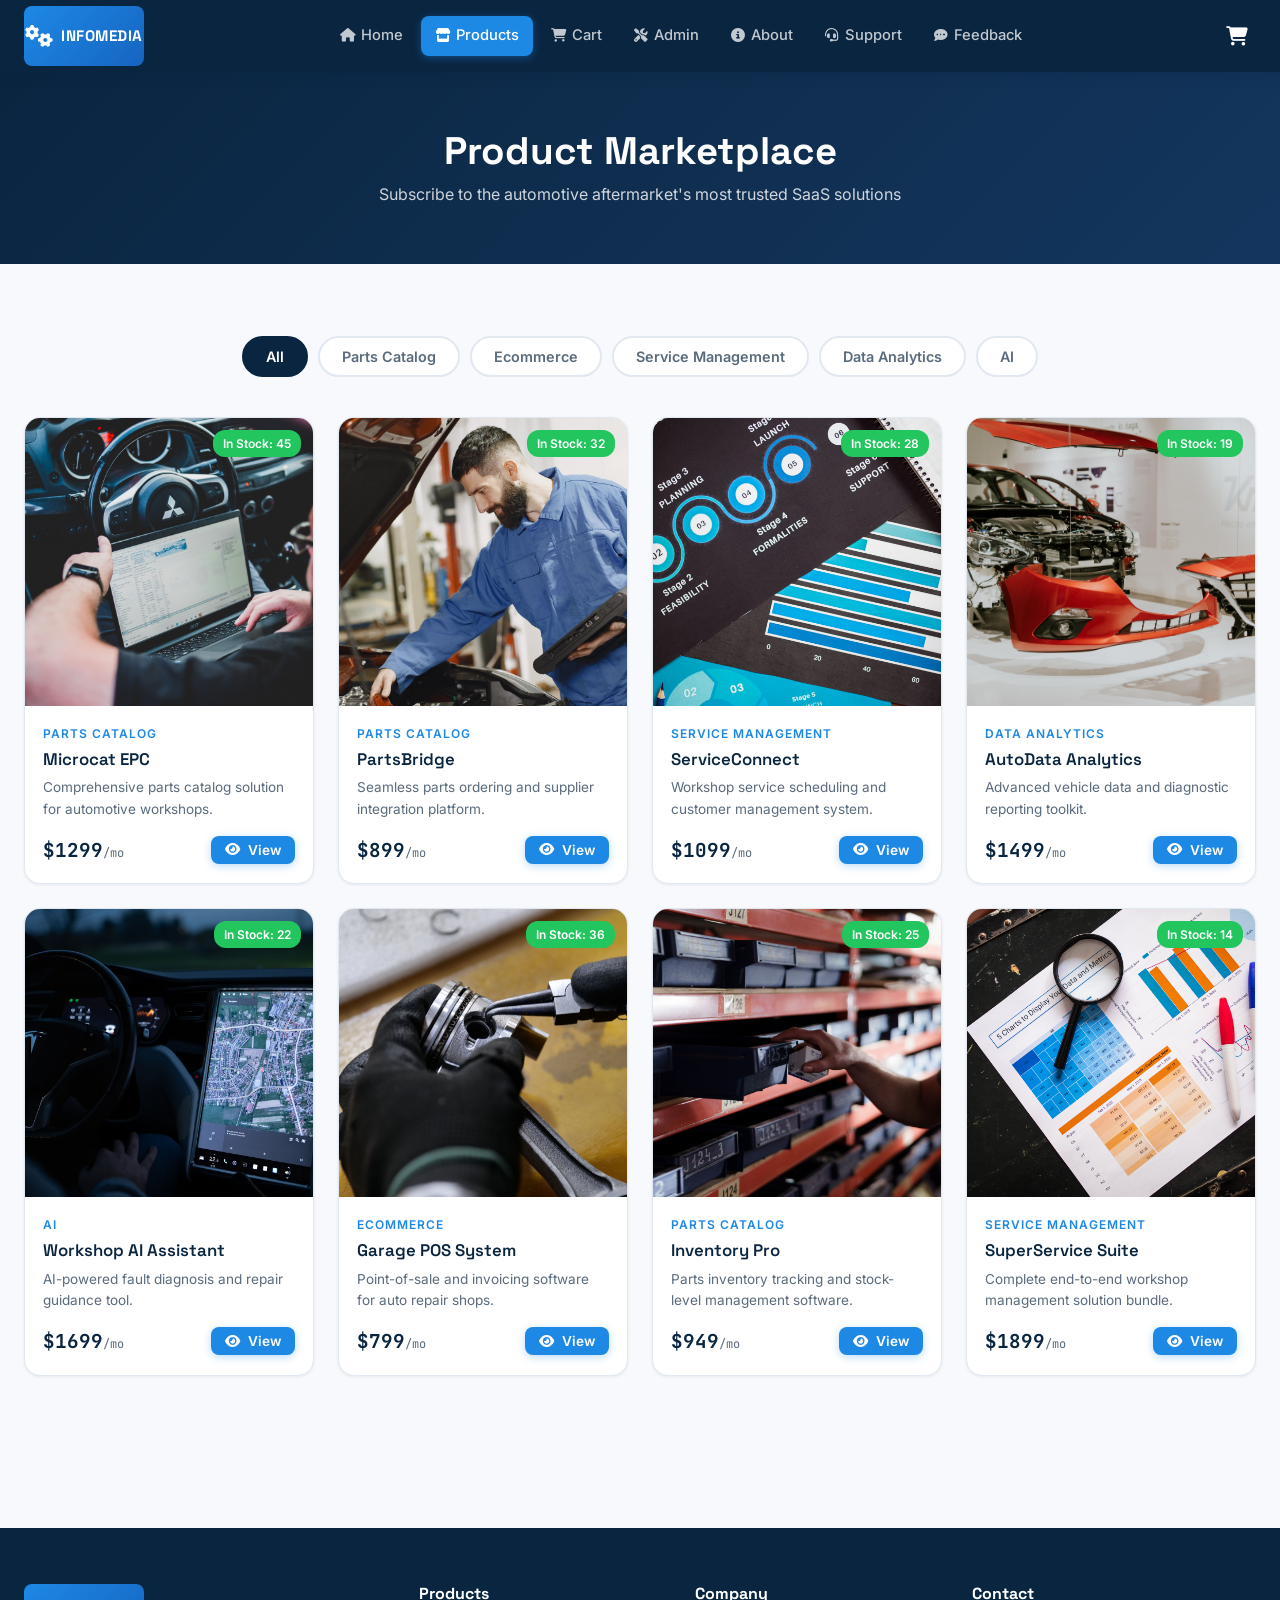
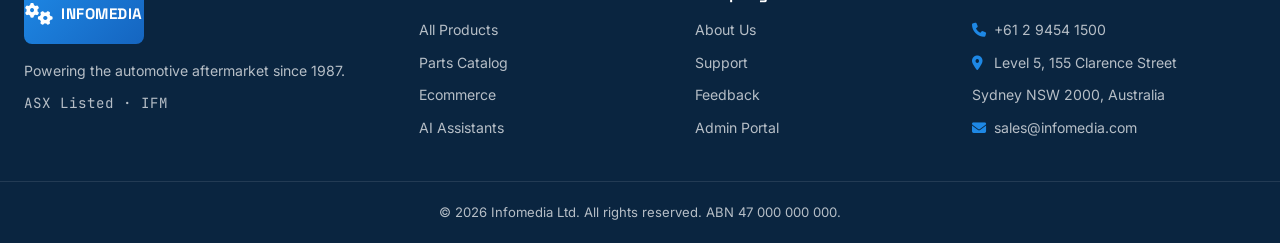
<file: products.html>
<!DOCTYPE html>
<html lang="en">
<!-- products.html: 产品商店 - 分类筛选 + 产品网格 + Modal + Lightbox + Toast -->
<head>
  <meta charset="UTF-8">
  <meta name="viewport" content="width=device-width, initial-scale=1.0">
  <title>Products | Infomedia</title>
  <meta name="description" content="Browse Infomedia's automotive aftermarket SaaS products: parts catalogs, ecommerce, service management, analytics, and AI.">
  <link rel="preconnect" href="https://fonts.googleapis.com">
  <link rel="preconnect" href="https://fonts.gstatic.com" crossorigin>
  <link href="https://fonts.googleapis.com/css2?family=Space+Grotesk:wght@400;500;600;700&family=Inter:wght@400;500;600;700&family=JetBrains+Mono:wght@500;700&display=swap" rel="stylesheet">
  <link rel="stylesheet" href="https://cdnjs.cloudflare.com/ajax/libs/font-awesome/6.5.1/css/all.min.css">
  <link rel="stylesheet" href="style.css">
</head>
<body>
  <div id="header-mount"></div>
  <main>
    <!-- 页面顶部标题 -->
    <section class="page-header">
      <h1>Product Marketplace</h1>
      <p>Subscribe to the automotive aftermarket's most trusted SaaS solutions</p>
    </section>
    <section class="section">
      <div class="container">
        <!-- 分类筛选按钮（由 products.js 渲染） -->
        <div class="filter-bar" id="filterBar"></div>
        <!-- 产品网格（4 列桌面 / 3 列平板 / 2 列手机） -->
        <div class="product-grid" id="productGrid">
          <p class="text-muted text-center">Loading products...</p>
        </div>
      </div>
    </section>
  </main>
  <div id="footer-mount"></div>
  <!-- JS 模块加载 -->
  <script src="js/storage.js"></script>
  <script src="js/validation.js"></script>
  <script src="js/main.js"></script>
  <script src="js/products.js"></script>
  <script>
    // 初始化产品页（ES7 async/await）
    document.addEventListener('DOMContentLoaded', () => {
      Products.initProductsPage();
    });
  </script>
</body>
</html>
</file>
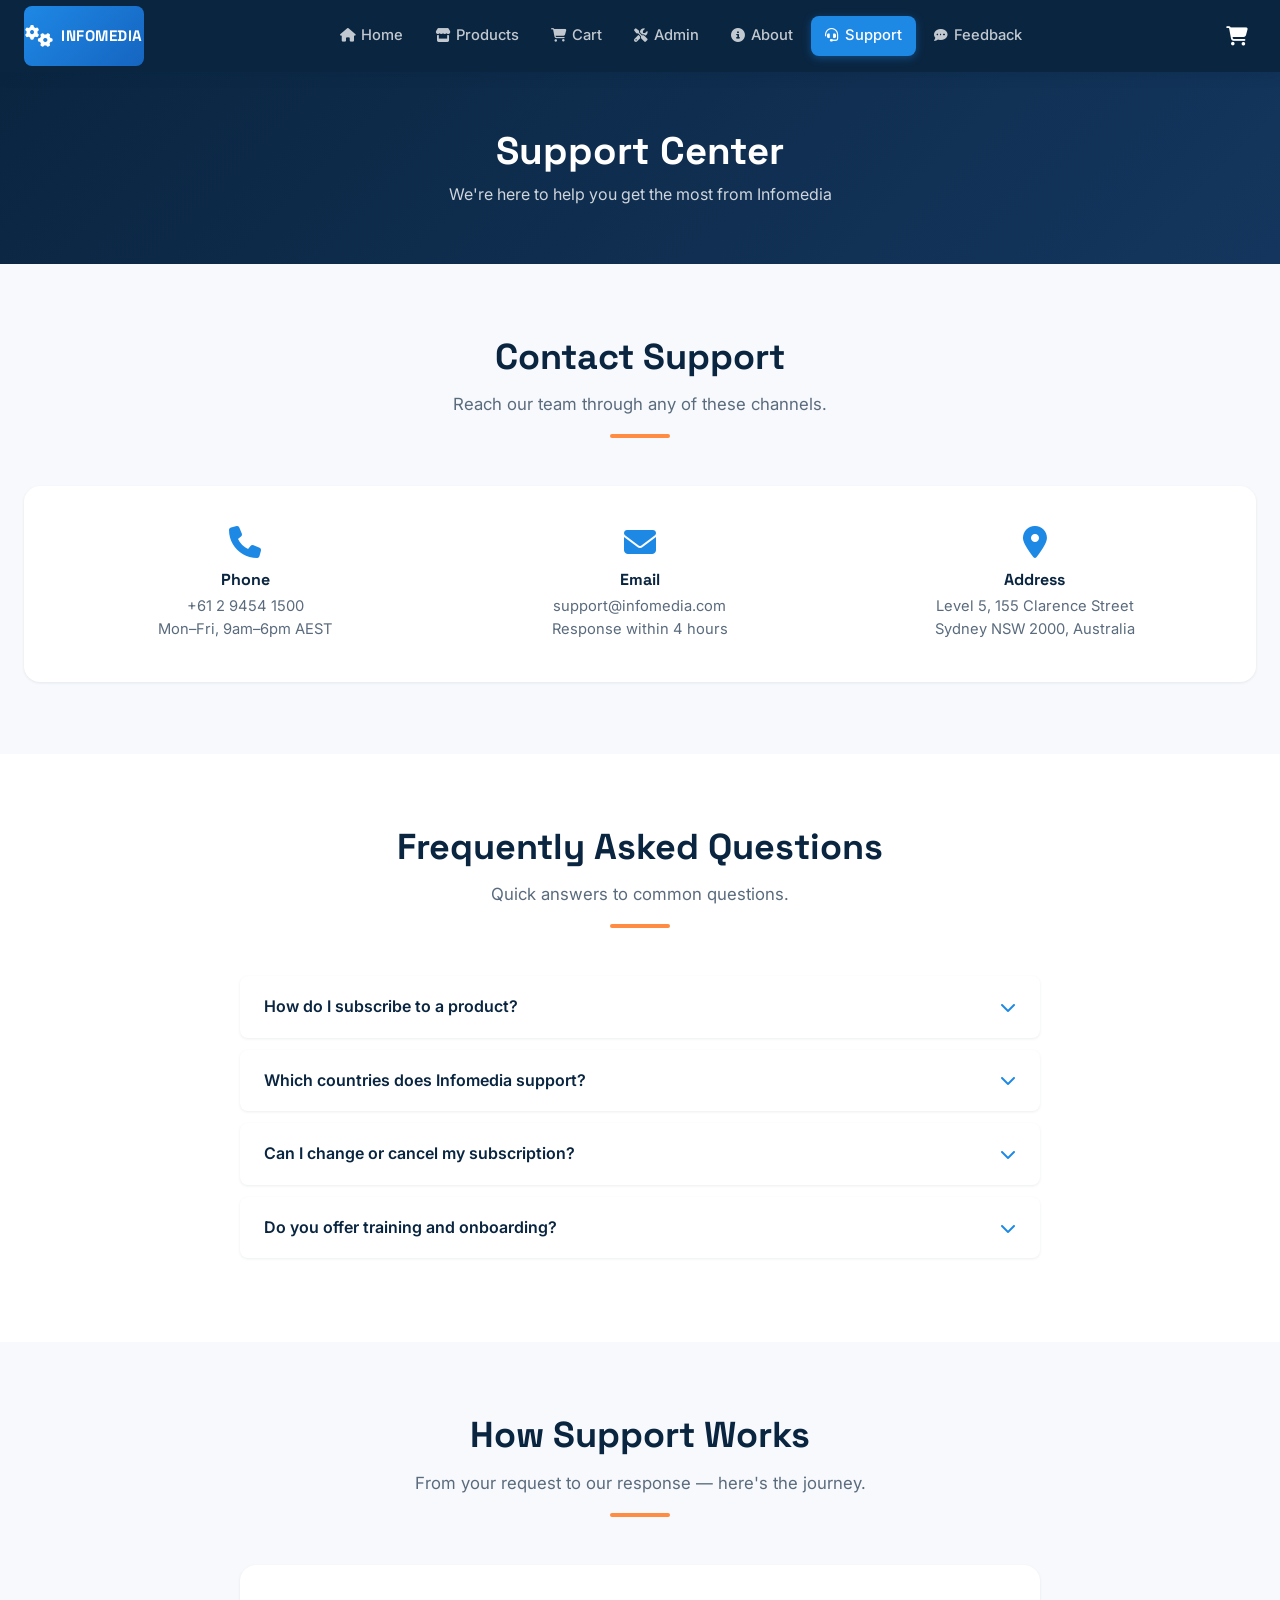
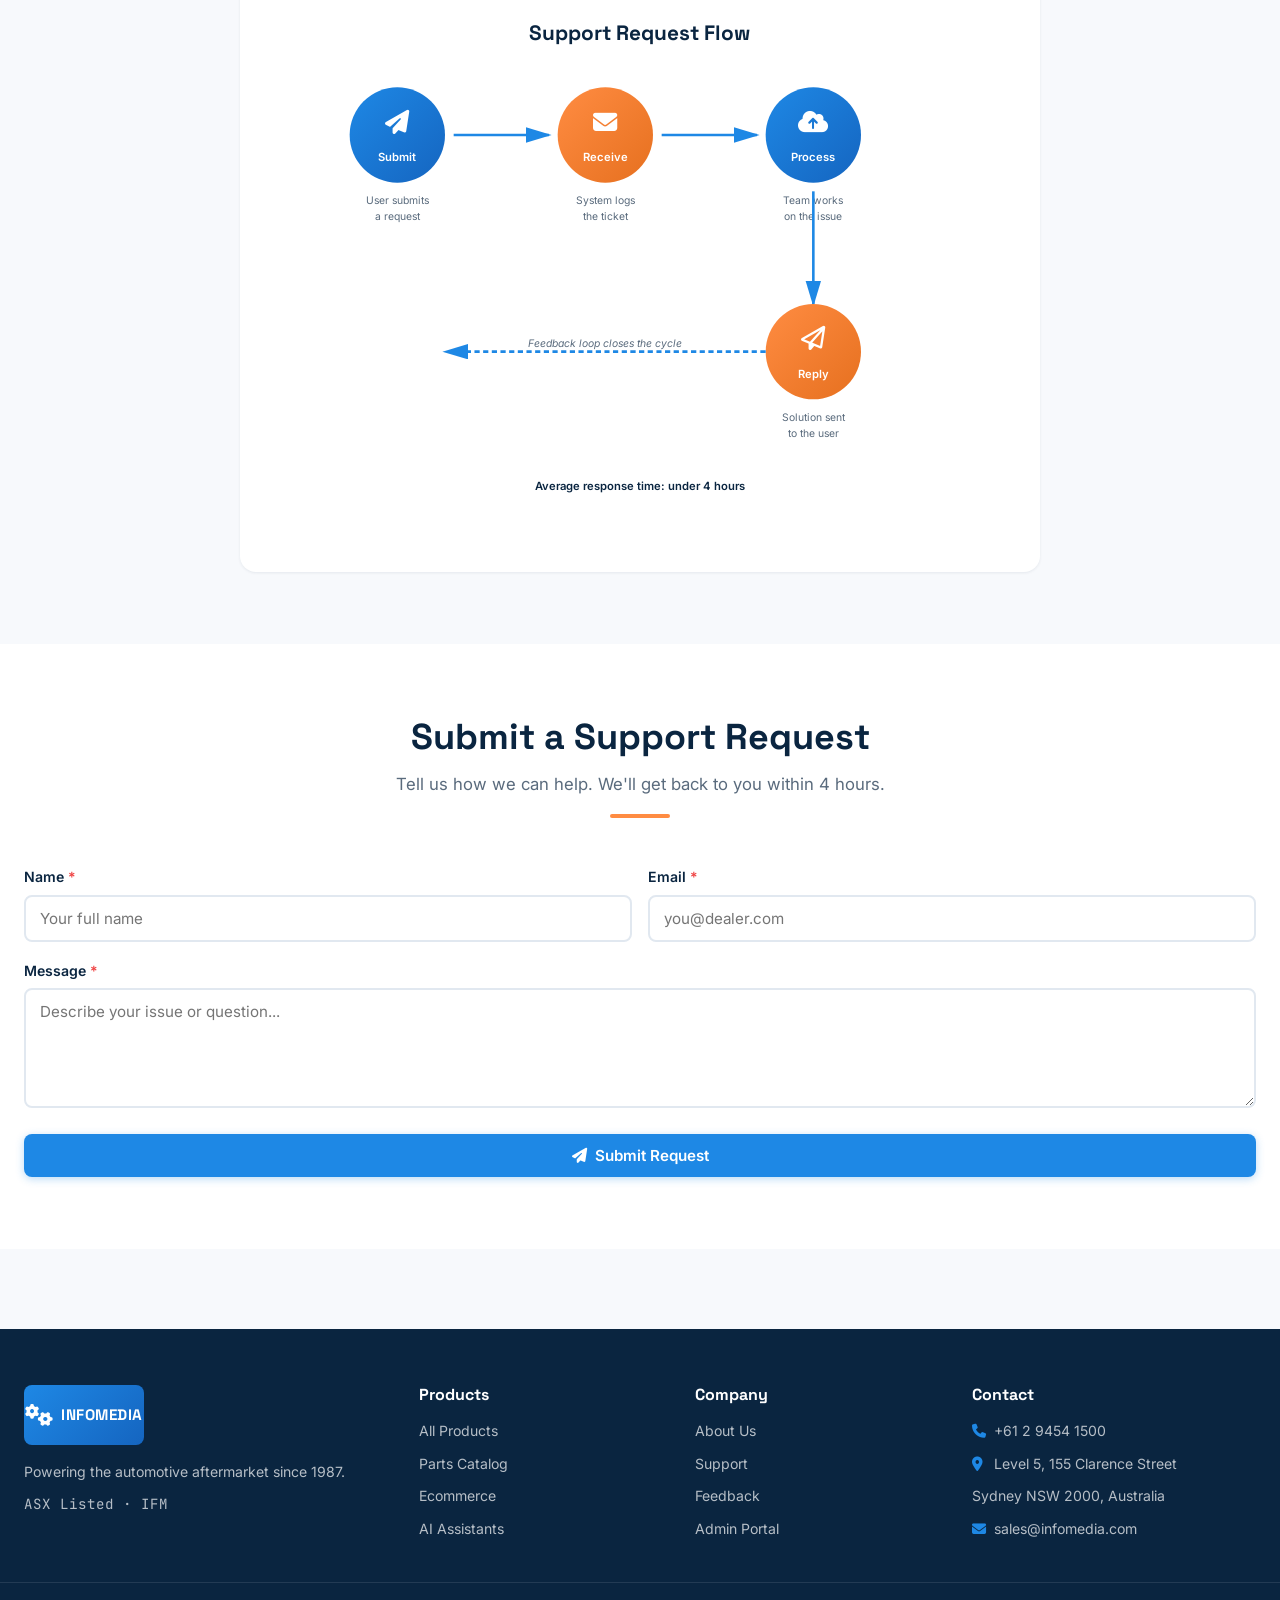
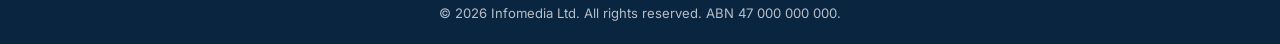
<file: support.html>
<!DOCTYPE html>
<html lang="en">
<!-- support.html: 支持 - 联系信息 + FAQ + 流程图 + 支持表单 -->
<head>
  <meta charset="UTF-8">
  <meta name="viewport" content="width=device-width, initial-scale=1.0">
  <title>Support | Infomedia</title>
  <meta name="description" content="Infomedia support: contact us, browse FAQs, and submit a support request.">
  <link rel="preconnect" href="https://fonts.googleapis.com">
  <link rel="preconnect" href="https://fonts.gstatic.com" crossorigin>
  <link href="https://fonts.googleapis.com/css2?family=Space+Grotesk:wght@400;500;600;700&family=Inter:wght@400;500;600;700&family=JetBrains+Mono:wght@500;700&display=swap" rel="stylesheet">
  <link rel="stylesheet" href="https://cdnjs.cloudflare.com/ajax/libs/font-awesome/6.5.1/css/all.min.css">
  <link rel="stylesheet" href="style.css">
</head>
<body>
  <div id="header-mount"></div>
  <main>
    <section class="page-header">
      <h1>Support Center</h1>
      <p>We're here to help you get the most from Infomedia</p>
    </section>
    <!-- 联系信息（带 Font Awesome 图标） -->
    <section class="section">
      <div class="container">
        <div class="section-title">
          <h2>Contact Support</h2>
          <p>Reach our team through any of these channels.</p>
          <div class="title-divider"></div>
        </div>
        <div class="contact-card">
          <div class="contact-item">
            <i class="fa-solid fa-phone"></i>
            <h4>Phone</h4>
            <p>+61 2 9454 1500</p>
            <p class="contact-note">Mon–Fri, 9am–6pm AEST</p>
          </div>
          <div class="contact-item">
            <i class="fa-solid fa-envelope"></i>
            <h4>Email</h4>
            <p>support@infomedia.com</p>
            <p class="contact-note">Response within 4 hours</p>
          </div>
          <div class="contact-item">
            <i class="fa-solid fa-location-dot"></i>
            <h4>Address</h4>
            <p>Level 5, 155 Clarence Street</p>
            <p>Sydney NSW 2000, Australia</p>
          </div>
        </div>
      </div>
    </section>
    <!-- FAQ 问答（4 个） -->
    <section class="section section-alt">
      <div class="container">
        <div class="section-title">
          <h2>Frequently Asked Questions</h2>
          <p>Quick answers to common questions.</p>
          <div class="title-divider"></div>
        </div>
        <div class="faq-list">
          <div class="faq-item">
            <div class="faq-question" onclick="this.parentElement.classList.toggle('open')">
              <span>How do I subscribe to a product?</span>
              <i class="fa-solid fa-chevron-down"></i>
            </div>
            <div class="faq-answer">
              <p>Browse our Products page, click any product to view details, then click "Add to Cart". Visit your cart to review, apply any coupons, and place your order. You'll need to log in (use admin/admin123 for the demo) to checkout.</p>
            </div>
          </div>
          <div class="faq-item">
            <div class="faq-question" onclick="this.parentElement.classList.toggle('open')">
              <span>Which countries does Infomedia support?</span>
              <i class="fa-solid fa-chevron-down"></i>
            </div>
            <div class="faq-answer">
              <p>Infomedia serves customers in 186 countries with localized parts data, multi-currency billing, and regional language support. Contact our sales team to confirm availability in your region.</p>
            </div>
          </div>
          <div class="faq-item">
            <div class="faq-question" onclick="this.parentElement.classList.toggle('open')">
              <span>Can I change or cancel my subscription?</span>
              <i class="fa-solid fa-chevron-down"></i>
            </div>
            <div class="faq-answer">
              <p>Yes. Subscriptions are billed monthly and can be upgraded, downgraded, or cancelled at any time from your account portal. Changes take effect at the start of the next billing cycle.</p>
            </div>
          </div>
          <div class="faq-item">
            <div class="faq-question" onclick="this.parentElement.classList.toggle('open')">
              <span>Do you offer training and onboarding?</span>
              <i class="fa-solid fa-chevron-down"></i>
            </div>
            <div class="faq-answer">
              <p>Absolutely. Every subscription includes guided onboarding, video tutorials, and access to our knowledge base. Enterprise plans include dedicated training sessions with a customer success manager.</p>
            </div>
          </div>
        </div>
      </div>
    </section>
    <!-- 支持流程图（800×600，SVG 绘制） -->
    <section class="section">
      <div class="container">
        <div class="section-title">
          <h2>How Support Works</h2>
          <p>From your request to our response — here's the journey.</p>
          <div class="title-divider"></div>
        </div>
        <!-- SVG 流程图：提交 → 接收 → 处理 → 回复 -->
        <div class="support-flow">
          <svg viewBox="0 0 800 600" width="100%" height="100%" xmlns="http://www.w3.org/2000/svg">
            <!-- 背景渐变 -->
            <defs>
              <linearGradient id="grad1" x1="0%" y1="0%" x2="100%" y2="100%">
                <stop offset="0%" style="stop-color:#1E88E5;stop-opacity:1" />
                <stop offset="100%" style="stop-color:#1565C0;stop-opacity:1" />
              </linearGradient>
              <linearGradient id="grad2" x1="0%" y1="0%" x2="100%" y2="100%">
                <stop offset="0%" style="stop-color:#FF8C42;stop-opacity:1" />
                <stop offset="100%" style="stop-color:#E6701F;stop-opacity:1" />
              </linearGradient>
              <marker id="arrowhead" markerWidth="10" markerHeight="10" refX="9" refY="3" orient="auto">
                <polygon points="0 0, 10 3, 0 6" fill="#1E88E5" />
              </marker>
            </defs>
            <!-- 标题 -->
            <text x="400" y="40" text-anchor="middle" font-family="Space Grotesk, sans-serif" font-size="24" font-weight="700" fill="#0A2540">Support Request Flow</text>
            <!-- 步骤 1: 用户提交 -->
            <circle cx="120" cy="150" r="55" fill="url(#grad1)" />
            <text x="120" y="145" text-anchor="middle" font-family="FontAwesome, sans-serif" font-size="28" fill="#fff">&#xf1d8;</text>
            <text x="120" y="180" text-anchor="middle" font-family="Inter, sans-serif" font-size="13" font-weight="600" fill="#fff">Submit</text>
            <text x="120" y="230" text-anchor="middle" font-family="Inter, sans-serif" font-size="12" fill="#5A6B7D">User submits</text>
            <text x="120" y="248" text-anchor="middle" font-family="Inter, sans-serif" font-size="12" fill="#5A6B7D">a request</text>
            <!-- 箭头 1 -->
            <line x1="185" y1="150" x2="295" y2="150" stroke="#1E88E5" stroke-width="3" marker-end="url(#arrowhead)" />
            <!-- 步骤 2: 系统接收 -->
            <circle cx="360" cy="150" r="55" fill="url(#grad2)" />
            <text x="360" y="145" text-anchor="middle" font-family="FontAwesome, sans-serif" font-size="28" fill="#fff">&#xf0e0;</text>
            <text x="360" y="180" text-anchor="middle" font-family="Inter, sans-serif" font-size="13" font-weight="600" fill="#fff">Receive</text>
            <text x="360" y="230" text-anchor="middle" font-family="Inter, sans-serif" font-size="12" fill="#5A6B7D">System logs</text>
            <text x="360" y="248" text-anchor="middle" font-family="Inter, sans-serif" font-size="12" fill="#5A6B7D">the ticket</text>
            <!-- 箭头 2 -->
            <line x1="425" y1="150" x2="535" y2="150" stroke="#1E88E5" stroke-width="3" marker-end="url(#arrowhead)" />
            <!-- 步骤 3: 支持处理 -->
            <circle cx="600" cy="150" r="55" fill="url(#grad1)" />
            <text x="600" y="145" text-anchor="middle" font-family="FontAwesome, sans-serif" font-size="28" fill="#fff">&#xf0ee;</text>
            <text x="600" y="180" text-anchor="middle" font-family="Inter, sans-serif" font-size="13" font-weight="600" fill="#fff">Process</text>
            <text x="600" y="230" text-anchor="middle" font-family="Inter, sans-serif" font-size="12" fill="#5A6B7D">Team works</text>
            <text x="600" y="248" text-anchor="middle" font-family="Inter, sans-serif" font-size="12" fill="#5A6B7D">on the issue</text>
            <!-- 向下箭头 -->
            <line x1="600" y1="215" x2="600" y2="345" stroke="#1E88E5" stroke-width="3" marker-end="url(#arrowhead)" />
            <!-- 步骤 4: 回复发送 -->
            <circle cx="600" cy="400" r="55" fill="url(#grad2)" />
            <text x="600" y="395" text-anchor="middle" font-family="FontAwesome, sans-serif" font-size="28" fill="#fff">&#xf1d9;</text>
            <text x="600" y="430" text-anchor="middle" font-family="Inter, sans-serif" font-size="13" font-weight="600" fill="#fff">Reply</text>
            <text x="600" y="480" text-anchor="middle" font-family="Inter, sans-serif" font-size="12" fill="#5A6B7D">Solution sent</text>
            <text x="600" y="498" text-anchor="middle" font-family="Inter, sans-serif" font-size="12" fill="#5A6B7D">to the user</text>
            <!-- 向左箭头回环 -->
            <path d="M 545 400 Q 360 400 360 400 L 175 400" stroke="#1E88E5" stroke-width="3" fill="none" stroke-dasharray="6 4" marker-end="url(#arrowhead)" />
            <!-- 闭环说明 -->
            <text x="360" y="395" text-anchor="middle" font-family="Inter, sans-serif" font-size="12" fill="#5A6B7D" font-style="italic">Feedback loop closes the cycle</text>
            <!-- 底部说明 -->
            <text x="400" y="560" text-anchor="middle" font-family="Inter, sans-serif" font-size="13" fill="#0A2540" font-weight="600">Average response time: under 4 hours</text>
          </svg>
        </div>
      </div>
    </section>
    <!-- 支持表单（保存到 localStorage） -->
    <section class="section section-alt">
      <div class="container">
        <div class="section-title">
          <h2>Submit a Support Request</h2>
          <p>Tell us how we can help. We'll get back to you within 4 hours.</p>
          <div class="title-divider"></div>
        </div>
        <div class="support-form-wrap">
          <form id="supportForm" onsubmit="event.preventDefault(); Support.submitSupportForm();">
            <div class="form-row">
              <div class="form-group">
                <label>Name <span class="required">*</span></label>
                <input type="text" class="form-control" id="supportName" placeholder="Your full name"
                       oninput="Validation.clearFieldError('supportName')">
              </div>
              <div class="form-group">
                <label>Email <span class="required">*</span></label>
                <input type="email" class="form-control" id="supportEmail" placeholder="you@dealer.com"
                       oninput="Validation.clearFieldError('supportEmail')">
              </div>
            </div>
            <div class="form-group">
              <label>Message <span class="required">*</span></label>
              <textarea class="form-control" id="supportMessage" placeholder="Describe your issue or question..."
                        oninput="Validation.clearFieldError('supportMessage')"></textarea>
            </div>
            <button type="submit" class="btn btn-primary btn-full">
              <i class="fa-solid fa-paper-plane"></i> Submit Request
            </button>
          </form>
        </div>
      </div>
    </section>
  </main>
  <div id="footer-mount"></div>
  <script src="js/storage.js"></script>
  <script src="js/validation.js"></script>
  <script src="js/main.js"></script>
  <script>
    /**
     * 支持页面表单提交逻辑（内联脚本，使用 ES6+ 特性）
     */
    const Support = {
      // 提交支持表单（ES6 解构 + 验证 + localStorage 存储）
      submitSupportForm: () => {
        // ES6: 收集表单值
        const name = document.getElementById('supportName').value.trim();
        const email = document.getElementById('supportEmail').value.trim();
        const message = document.getElementById('supportMessage').value.trim();
        // ES6: 统一表单验证
        const isValid = Validation.validateForm([
          { fieldId: 'supportName', value: name, type: 'required', message: 'Name is required' },
          { fieldId: 'supportEmail', value: email, type: 'email', message: 'Please enter a valid email' },
          { fieldId: 'supportMessage', value: message, type: 'required', message: 'Message is required' }
        ]);
        if (!isValid) return;
        // 保存到 localStorage（ES6 展开运算符）
        Storage.addSupportTicket({ name, email, message });
        Main.showToast('Support request submitted! We will respond within 4 hours.', 'success');
        // 重置表单
        document.getElementById('supportForm').reset();
      }
    };
    window.Support = Support;
  </script>
</body>
</html>
</file>
<file: style.css>
/* ============================================================
   Infomedia 电商平台 - 全局样式表
   设计系统：深海军蓝(#0A2540) + 电光蓝(#1E88E5) + 琥珀橙(#FF8C42)
   桌面优先响应式：桌面 4列 / 平板 3列 / 手机 2列
   ============================================================ */

/* ---------- 1. CSS 变量（设计令牌） ---------- */
:root {
  /* 主色 - 科技感 */
  --navy: #0A2540;
  --navy-light: #14365E;
  --electric: #1E88E5;
  --electric-dark: #1565C0;

  /* 强调色 - 汽车工业感 */
  --amber: #FF8C42;
  --amber-dark: #E6701F;

  /* 中性色 */
  --bg: #F7F9FC;
  --bg-alt: #FFFFFF;
  --text: #1A2332;
  --text-muted: #5A6B7D;
  --border: #E1E8F0;

  /* 语义色 */
  --success: #22C55E;
  --warning: #F59E0B;
  --danger: #EF4444;

  /* 阴影 */
  --shadow-sm: 0 1px 3px rgba(10, 37, 64, 0.08);
  --shadow-md: 0 4px 16px rgba(10, 37, 64, 0.10);
  --shadow-lg: 0 12px 32px rgba(10, 37, 64, 0.16);

  /* 圆角 */
  --radius-sm: 6px;
  --radius-md: 8px;
  --radius-lg: 16px;

  /* 字体 */
  --font-display: 'Space Grotesk', sans-serif;
  --font-body: 'Inter', system-ui, sans-serif;
  --font-mono: 'JetBrains Mono', monospace;
}

/* ---------- 2. 基础重置 ---------- */
* {
  margin: 0;
  padding: 0;
  box-sizing: border-box;
}

html {
  scroll-behavior: smooth;
}

body {
  font-family: var(--font-body);
  color: var(--text);
  background: var(--bg);
  line-height: 1.6;
  min-height: 100vh;
  display: flex;
  flex-direction: column;
}

a {
  color: inherit;
  text-decoration: none;
}

img {
  max-width: 100%;
  display: block;
}

h1, h2, h3, h4, h5 {
  font-family: var(--font-display);
  font-weight: 700;
  line-height: 1.2;
  color: var(--navy);
}

button {
  font-family: inherit;
  cursor: pointer;
  border: none;
  background: none;
}

input, select, textarea {
  font-family: inherit;
  font-size: 1rem;
}

/* 主内容区域留出顶部固定 Header 的高度 */
main {
  flex: 1;
  padding-top: 72px;
}

/* ---------- 3. Header ---------- */
.site-header {
  position: fixed;
  top: 0;
  left: 0;
  right: 0;
  height: 72px;
  background: var(--navy);
  z-index: 1000;
  box-shadow: 0 2px 12px rgba(10, 37, 64, 0.25);
}

.header-inner {
  max-width: 1280px;
  height: 100%;
  margin: 0 auto;
  padding: 0 24px;
  display: flex;
  align-items: center;
  justify-content: space-between;
  gap: 24px;
}

/* Logo 容器（120×60） */
.logo-box {
  width: 120px;
  height: 60px;
  background: linear-gradient(135deg, var(--electric), var(--electric-dark));
  border-radius: var(--radius-md);
  display: flex;
  align-items: center;
  justify-content: center;
  gap: 8px;
  color: #fff;
}

.logo-box i {
  font-size: 1.4rem;
}

.logo-text {
  font-family: var(--font-display);
  font-weight: 700;
  font-size: 0.95rem;
  letter-spacing: 0.5px;
}

/* 主导航 */
.main-nav {
  display: flex;
  gap: 4px;
  flex: 1;
  justify-content: center;
}

.nav-link {
  display: flex;
  align-items: center;
  gap: 6px;
  padding: 8px 14px;
  color: rgba(255, 255, 255, 0.75);
  border-radius: var(--radius-md);
  font-size: 0.92rem;
  font-weight: 500;
  transition: all 0.2s ease;
}

.nav-link i {
  font-size: 0.85rem;
}

.nav-link:hover {
  color: #fff;
  background: rgba(255, 255, 255, 0.08);
}

.nav-link.active {
  color: #fff;
  background: var(--electric);
  box-shadow: 0 2px 8px rgba(30, 136, 229, 0.4);
}

/* Header 右侧操作区 */
.header-actions {
  display: flex;
  align-items: center;
  gap: 12px;
}

.cart-icon-link {
  position: relative;
  color: #fff;
  font-size: 1.2rem;
  padding: 8px;
  border-radius: var(--radius-md);
  transition: background 0.2s;
}

.cart-icon-link:hover {
  background: rgba(255, 255, 255, 0.1);
}

.cart-badge {
  position: absolute;
  top: 0;
  right: 0;
  min-width: 20px;
  height: 20px;
  padding: 0 5px;
  background: var(--amber);
  color: #fff;
  font-size: 0.7rem;
  font-weight: 700;
  border-radius: 10px;
  display: flex;
  align-items: center;
  justify-content: center;
}

/* 移动端汉堡按钮（默认隐藏） */
.mobile-nav-toggle {
  display: none;
  color: #fff;
  font-size: 1.4rem;
  padding: 8px;
}

/* ---------- 4. Footer ---------- */
.site-footer {
  background: var(--navy);
  color: rgba(255, 255, 255, 0.7);
  margin-top: 80px;
}

.footer-inner {
  max-width: 1280px;
  margin: 0 auto;
  padding: 56px 24px 32px;
  display: grid;
  grid-template-columns: 1.5fr 1fr 1fr 1.2fr;
  gap: 40px;
}

.footer-brand .logo-box {
  margin-bottom: 16px;
}

.footer-tagline {
  font-size: 0.9rem;
  margin-bottom: 8px;
}

.footer-stock {
  font-family: var(--font-mono);
  font-size: 0.8rem;
  color: var(--amber);
  letter-spacing: 1px;
}

.footer-col h4 {
  color: #fff;
  font-size: 1rem;
  margin-bottom: 16px;
}

.footer-col a,
.footer-col p {
  display: block;
  font-size: 0.88rem;
  color: rgba(255, 255, 255, 0.7);
  margin-bottom: 10px;
  transition: color 0.2s;
}

.footer-col a:hover {
  color: var(--electric);
}

.footer-col p i {
  width: 18px;
  color: var(--electric);
}

.footer-bottom {
  border-top: 1px solid rgba(255, 255, 255, 0.1);
  padding: 20px 24px;
  text-align: center;
  font-size: 0.82rem;
}

/* ---------- 5. 通用按钮 ---------- */
.btn {
  display: inline-flex;
  align-items: center;
  justify-content: center;
  gap: 8px;
  padding: 12px 24px;
  font-size: 0.95rem;
  font-weight: 600;
  border-radius: var(--radius-md);
  transition: all 0.2s ease;
  cursor: pointer;
  white-space: nowrap;
}

.btn-primary {
  background: var(--electric);
  color: #fff;
  box-shadow: 0 2px 8px rgba(30, 136, 229, 0.3);
}

.btn-primary:hover {
  background: var(--electric-dark);
  transform: translateY(-2px);
  box-shadow: 0 6px 16px rgba(30, 136, 229, 0.4);
}

.btn-accent {
  background: var(--amber);
  color: #fff;
  box-shadow: 0 2px 8px rgba(255, 140, 66, 0.3);
}

.btn-accent:hover {
  background: var(--amber-dark);
  transform: translateY(-2px);
}

.btn-outline {
  background: transparent;
  color: var(--electric);
  border: 2px solid var(--electric);
}

.btn-outline:hover {
  background: var(--electric);
  color: #fff;
}

.btn-danger {
  background: var(--danger);
  color: #fff;
}

.btn-danger:hover {
  background: #C73333;
}

.btn-ghost {
  background: transparent;
  color: var(--text-muted);
  padding: 8px 12px;
}

.btn-ghost:hover {
  background: var(--bg);
  color: var(--text);
}

.btn-sm {
  padding: 6px 14px;
  font-size: 0.85rem;
}

.btn-lg {
  padding: 16px 36px;
  font-size: 1.05rem;
}

/* #8 站点检查补全：feedback.html / support.html 使用 btn-full 实现按钮占满整行 */
.btn-full {
  width: 100%;
}

.btn:disabled {
  opacity: 0.5;
  cursor: not-allowed;
  transform: none !important;
}

/* ---------- 6. 容器与区块 ---------- */
.container {
  max-width: 1280px;
  margin: 0 auto;
  padding: 0 24px;
}

.section {
  padding: 72px 0;
}

.section-alt {
  background: var(--bg-alt);
}

.section-title {
  text-align: center;
  margin-bottom: 48px;
}

.section-title h2 {
  font-size: 2.25rem;
  margin-bottom: 12px;
}

.section-title p {
  color: var(--text-muted);
  font-size: 1.05rem;
  max-width: 640px;
  margin: 0 auto;
}

/* 小标题装饰线 */
.title-divider {
  width: 60px;
  height: 4px;
  background: var(--amber);
  margin: 16px auto 0;
  border-radius: 2px;
}

/* ---------- 7. 首页 Hero ---------- */
.hero {
  background: linear-gradient(135deg, var(--navy) 0%, var(--navy-light) 60%, var(--electric-dark) 100%);
  color: #fff;
  padding: 96px 24px;
  text-align: center;
  position: relative;
  overflow: hidden;
}

.hero::before {
  content: '';
  position: absolute;
  inset: 0;
  background: radial-gradient(circle at 20% 50%, rgba(30, 136, 229, 0.25), transparent 50%),
              radial-gradient(circle at 80% 30%, rgba(255, 140, 66, 0.15), transparent 50%);
}

.hero-content {
  position: relative;
  max-width: 820px;
  margin: 0 auto;
}

.hero-badge {
  display: inline-flex;
  align-items: center;
  gap: 8px;
  padding: 6px 16px;
  background: rgba(255, 140, 66, 0.15);
  border: 1px solid rgba(255, 140, 66, 0.4);
  border-radius: 20px;
  color: var(--amber);
  font-size: 0.85rem;
  font-weight: 600;
  margin-bottom: 24px;
}

.hero h1 {
  color: #fff;
  font-size: 3.5rem;
  margin-bottom: 20px;
  letter-spacing: -1px;
}

.hero h1 .accent {
  color: var(--amber);
}

.hero p {
  font-size: 1.2rem;
  color: rgba(255, 255, 255, 0.85);
  margin-bottom: 36px;
}

.hero-actions {
  display: flex;
  gap: 16px;
  justify-content: center;
  flex-wrap: wrap;
}

/* ---------- 8. 首页 Banner 轮播 ---------- */
.banner-carousel {
  max-width: 1200px;
  height: 400px;
  margin: 0 auto;
  border-radius: var(--radius-lg);
  overflow: hidden;
  position: relative;
  box-shadow: var(--shadow-lg);
}

.banner-slide {
  position: absolute;
  inset: 0;
  opacity: 0;
  transition: opacity 0.8s ease;
  background-size: cover;
  background-position: center;
}

.banner-slide.active {
  opacity: 1;
}

.banner-slide-content {
  position: absolute;
  bottom: 0;
  left: 0;
  right: 0;
  padding: 40px;
  background: linear-gradient(transparent, rgba(10, 37, 64, 0.85));
  color: #fff;
}

.banner-slide-content h3 {
  color: #fff;
  font-size: 1.8rem;
  margin-bottom: 8px;
}

.banner-slide-content p {
  font-size: 1rem;
  opacity: 0.9;
}

.banner-dots {
  position: absolute;
  bottom: 16px;
  right: 24px;
  display: flex;
  gap: 8px;
  z-index: 2;
}

.banner-dot {
  width: 10px;
  height: 10px;
  border-radius: 50%;
  background: rgba(255, 255, 255, 0.5);
  cursor: pointer;
  transition: all 0.2s;
}

.banner-dot.active {
  background: var(--amber);
  transform: scale(1.3);
}

/* ---------- 9. 公司简介区 ---------- */
.intro-grid {
  display: grid;
  grid-template-columns: 1fr 1fr;
  gap: 48px;
  align-items: center;
}

.intro-text h2 {
  font-size: 2rem;
  margin-bottom: 20px;
}

.intro-text p {
  color: var(--text-muted);
  margin-bottom: 16px;
  font-size: 1.02rem;
}

.intro-text .stat-row {
  display: flex;
  gap: 32px;
  margin-top: 28px;
}

.intro-text .stat strong {
  display: block;
  font-family: var(--font-display);
  font-size: 2rem;
  color: var(--electric);
}

.intro-text .stat span {
  font-size: 0.85rem;
  color: var(--text-muted);
}

.intro-image {
  border-radius: var(--radius-lg);
  overflow: hidden;
  box-shadow: var(--shadow-lg);
  aspect-ratio: 4 / 3;
}

.intro-image img {
  width: 100%;
  height: 100%;
  object-fit: cover;
}

/* ---------- 10. 特色卡片 ---------- */
.feature-grid {
  display: grid;
  grid-template-columns: repeat(3, 1fr);
  gap: 28px;
}

.feature-card {
  background: var(--bg-alt);
  padding: 40px 28px;
  border-radius: var(--radius-lg);
  text-align: center;
  box-shadow: var(--shadow-sm);
  transition: all 0.3s ease;
  border: 1px solid var(--border);
}

.feature-card:hover {
  transform: translateY(-8px);
  box-shadow: var(--shadow-lg);
  border-color: var(--electric);
}

.feature-icon {
  width: 72px;
  height: 72px;
  margin: 0 auto 20px;
  border-radius: 50%;
  background: linear-gradient(135deg, var(--electric), var(--electric-dark));
  display: flex;
  align-items: center;
  justify-content: center;
  color: #fff;
  font-size: 1.8rem;
}

.feature-card:nth-child(2) .feature-icon {
  background: linear-gradient(135deg, var(--amber), var(--amber-dark));
}

.feature-card:nth-child(3) .feature-icon {
  background: linear-gradient(135deg, var(--success), #16A34A);
}

.feature-card .stat {
  font-family: var(--font-display);
  font-size: 2.4rem;
  font-weight: 700;
  color: var(--navy);
  margin-bottom: 8px;
}

.feature-card p {
  color: var(--text-muted);
}

/* ---------- 11. 产品网格与卡片 ---------- */
.product-grid {
  display: grid;
  grid-template-columns: repeat(4, 1fr);
  gap: 24px;
}

.product-card {
  background: var(--bg-alt);
  border-radius: var(--radius-lg);
  overflow: hidden;
  box-shadow: var(--shadow-sm);
  transition: all 0.3s ease;
  cursor: pointer;
  border: 1px solid var(--border);
  display: flex;
  flex-direction: column;
}

.product-card:hover {
  transform: translateY(-6px);
  box-shadow: var(--shadow-lg);
}

.product-image {
  width: 100%;
  aspect-ratio: 1 / 1;
  overflow: hidden;
  background: var(--bg);
  position: relative;
}

.product-image img {
  width: 100%;
  height: 100%;
  object-fit: cover;
  transition: transform 0.4s ease;
}

/* 悬停放大 1.1 倍 */
.product-card:hover .product-image img {
  transform: scale(1.1);
}

.product-stock-badge {
  position: absolute;
  top: 12px;
  right: 12px;
  padding: 4px 10px;
  background: var(--success);
  color: #fff;
  font-size: 0.75rem;
  font-weight: 600;
  border-radius: 12px;
}

.product-stock-badge.low {
  background: var(--danger);
}

.product-info {
  padding: 18px;
  display: flex;
  flex-direction: column;
  flex: 1;
}

.product-category {
  font-size: 0.75rem;
  color: var(--electric);
  text-transform: uppercase;
  letter-spacing: 1px;
  font-weight: 600;
  margin-bottom: 6px;
}

.product-name {
  font-family: var(--font-display);
  font-weight: 600;
  font-size: 1.05rem;
  color: var(--navy);
  margin-bottom: 8px;
}

.product-desc {
  font-size: 0.85rem;
  color: var(--text-muted);
  margin-bottom: 14px;
  display: -webkit-box;
  -webkit-line-clamp: 2;
  -webkit-box-orient: vertical;
  overflow: hidden;
  flex: 1;
}

.product-footer {
  display: flex;
  align-items: center;
  justify-content: space-between;
}

.product-price {
  font-family: var(--font-mono);
  font-size: 1.2rem;
  font-weight: 700;
  color: var(--navy);
}

.product-price .per {
  font-size: 0.75rem;
  font-weight: 400;
  color: var(--text-muted);
}

/* ---------- 12. 分类筛选 ---------- */
.filter-bar {
  display: flex;
  gap: 10px;
  flex-wrap: wrap;
  justify-content: center;
  margin-bottom: 40px;
}

.filter-btn {
  padding: 10px 22px;
  background: var(--bg-alt);
  color: var(--text-muted);
  border: 2px solid var(--border);
  border-radius: 24px;
  font-weight: 600;
  font-size: 0.9rem;
  transition: all 0.2s;
}

.filter-btn:hover {
  border-color: var(--electric);
  color: var(--electric);
}

.filter-btn.active {
  background: var(--navy);
  color: #fff;
  border-color: var(--navy);
}

/* ---------- 13. Modal 弹窗 ---------- */
.modal-overlay {
  position: fixed;
  inset: 0;
  background: rgba(10, 37, 64, 0.7);
  backdrop-filter: blur(6px);
  display: none;
  align-items: center;
  justify-content: center;
  z-index: 2000;
  padding: 20px;
}

.modal-overlay.show {
  display: flex;
  animation: fadeIn 0.25s ease;
}

.modal {
  background: var(--bg-alt);
  border-radius: var(--radius-lg);
  width: 100%;
  max-width: 600px;
  max-height: 90vh;
  overflow: hidden;
  display: flex;
  flex-direction: column;
  box-shadow: var(--shadow-lg);
  animation: slideUp 0.3s ease;
}

.modal-header {
  display: flex;
  align-items: center;
  justify-content: space-between;
  padding: 16px 24px;
  border-bottom: 1px solid var(--border);
}

.modal-header h3 {
  font-size: 1.3rem;
}

.modal-close {
  font-size: 1.5rem;
  color: var(--text-muted);
  padding: 4px 8px;
  border-radius: var(--radius-sm);
  transition: all 0.2s;
}

.modal-close:hover {
  color: var(--danger);
  background: var(--bg);
}

.modal-body {
  padding: 24px;
  overflow-y: auto;
}

/* 产品 Modal 内部布局 */
.product-modal-content {
  display: grid;
  grid-template-columns: 1fr 1fr;
  gap: 24px;
}

.product-modal-image {
  border-radius: var(--radius-md);
  overflow: hidden;
  cursor: zoom-in;
  aspect-ratio: 1 / 1;
  background: var(--bg);
}

.product-modal-image img {
  width: 100%;
  height: 100%;
  object-fit: cover;
  transition: transform 0.3s;
}

.product-modal-image:hover img {
  transform: scale(1.05);
}

.product-modal-info .price {
  font-family: var(--font-mono);
  font-size: 1.8rem;
  font-weight: 700;
  color: var(--electric);
  margin: 12px 0;
}

.product-modal-info .description {
  color: var(--text-muted);
  margin-bottom: 20px;
  line-height: 1.7;
}

.product-modal-meta {
  display: flex;
  gap: 16px;
  margin-bottom: 20px;
  padding: 16px;
  background: var(--bg);
  border-radius: var(--radius-md);
}

.meta-item {
  flex: 1;
}

.meta-item .label {
  font-size: 0.75rem;
  color: var(--text-muted);
  text-transform: uppercase;
  letter-spacing: 0.5px;
}

.meta-item .value {
  font-weight: 600;
  color: var(--navy);
}

.meta-item .value.low-stock {
  color: var(--danger);
}

/* ---------- 14. Lightbox 全屏图片 ---------- */
.lightbox {
  position: fixed;
  inset: 0;
  background: rgba(0, 0, 0, 0.92);
  display: none;
  align-items: center;
  justify-content: center;
  z-index: 3000;
  padding: 40px;
  cursor: zoom-out;
}

.lightbox.show {
  display: flex;
  animation: fadeIn 0.2s ease;
}

.lightbox img {
  max-width: 90%;
  max-height: 90vh;
  border-radius: var(--radius-md);
  box-shadow: 0 20px 60px rgba(0, 0, 0, 0.5);
}

.lightbox-close {
  position: absolute;
  top: 24px;
  right: 24px;
  color: #fff;
  font-size: 2rem;
  padding: 8px;
}

/* ---------- 15. Toast 通知 ---------- */
.toast {
  position: fixed;
  top: 88px;
  right: 24px;
  display: flex;
  align-items: center;
  gap: 12px;
  padding: 14px 20px;
  background: var(--navy);
  color: #fff;
  border-radius: var(--radius-md);
  box-shadow: var(--shadow-lg);
  z-index: 4000;
  transform: translateX(120%);
  transition: transform 0.3s ease;
  font-weight: 500;
}

.toast.toast-show {
  transform: translateX(0);
}

.toast i {
  font-size: 1.2rem;
}

.toast-success i {
  color: var(--success);
}

.toast-error i {
  color: var(--danger);
}

.toast-info i {
  color: var(--electric);
}

/* ---------- 16. 购物车页面 ---------- */
.cart-layout {
  display: grid;
  grid-template-columns: 1fr 380px;
  gap: 32px;
  align-items: start;
}

.cart-items {
  background: var(--bg-alt);
  border-radius: var(--radius-lg);
  padding: 24px;
  box-shadow: var(--shadow-sm);
}

.cart-item {
  display: grid;
  grid-template-columns: 80px 1fr auto auto auto;
  gap: 16px;
  align-items: center;
  padding: 16px 0;
  border-bottom: 1px solid var(--border);
}

.cart-item:last-child {
  border-bottom: none;
}

.cart-item-thumb {
  width: 80px;
  height: 80px;
  border-radius: var(--radius-sm);
  overflow: hidden;
  background: var(--bg);
}

.cart-item-thumb img {
  width: 100%;
  height: 100%;
  object-fit: cover;
}

.cart-item-info .name {
  font-weight: 600;
  color: var(--navy);
  margin-bottom: 4px;
}

.cart-item-info .unit-price {
  font-size: 0.88rem;
  color: var(--text-muted);
}

.qty-control {
  display: flex;
  align-items: center;
  gap: 0;
  border: 1px solid var(--border);
  border-radius: var(--radius-sm);
  overflow: hidden;
}

.qty-btn {
  width: 32px;
  height: 32px;
  background: var(--bg);
  color: var(--navy);
  font-size: 1rem;
  font-weight: 600;
  transition: background 0.2s;
}

.qty-btn:hover {
  background: var(--electric);
  color: #fff;
}

.qty-input {
  width: 48px;
  height: 32px;
  text-align: center;
  border: none;
  border-left: 1px solid var(--border);
  border-right: 1px solid var(--border);
  font-weight: 600;
}

.qty-input:focus {
  outline: 2px solid var(--electric);
  outline-offset: -2px;
}

.cart-item-total {
  font-family: var(--font-mono);
  font-weight: 700;
  color: var(--navy);
  min-width: 90px;
  text-align: right;
}

.cart-item-remove {
  color: var(--danger);
  font-size: 1.1rem;
  padding: 8px;
  border-radius: var(--radius-sm);
  transition: background 0.2s;
}

.cart-item-remove:hover {
  background: rgba(239, 68, 68, 0.1);
}

/* 空购物车 */
.empty-cart {
  text-align: center;
  padding: 60px 20px;
}

.empty-cart i {
  font-size: 4rem;
  color: var(--border);
  margin-bottom: 20px;
}

.empty-cart h3 {
  font-size: 1.5rem;
  margin-bottom: 12px;
}

.empty-cart p {
  color: var(--text-muted);
  margin-bottom: 24px;
}

/* 订单汇总侧边栏 */
.order-summary {
  background: var(--bg-alt);
  border-radius: var(--radius-lg);
  padding: 28px;
  box-shadow: var(--shadow-sm);
  position: sticky;
  top: 88px;
}

.order-summary h3 {
  font-size: 1.3rem;
  margin-bottom: 20px;
  padding-bottom: 16px;
  border-bottom: 2px solid var(--border);
}

.summary-row {
  display: flex;
  justify-content: space-between;
  padding: 10px 0;
  font-size: 0.95rem;
}

.summary-row span:first-child {
  color: var(--text-muted);
}

.summary-row.discount span:last-child {
  color: var(--success);
}

.summary-total {
  display: flex;
  justify-content: space-between;
  padding: 16px 0;
  margin-top: 8px;
  border-top: 2px solid var(--border);
  font-size: 1.3rem;
  font-weight: 700;
  font-family: var(--font-display);
  color: var(--navy);
}

.coupon-row {
  display: flex;
  gap: 8px;
  margin: 16px 0;
}

.coupon-input {
  flex: 1;
  padding: 10px 14px;
  border: 2px solid var(--border);
  border-radius: var(--radius-md);
  text-transform: uppercase;
}

.coupon-input:focus {
  outline: none;
  border-color: var(--electric);
}

.summary-actions {
  display: flex;
  flex-direction: column;
  gap: 10px;
  margin-top: 20px;
}

/* 登录表单区 */
.login-box {
  background: var(--bg-alt);
  border-radius: var(--radius-lg);
  padding: 24px;
  margin-bottom: 24px;
  box-shadow: var(--shadow-sm);
  border-left: 4px solid var(--amber);
}

.login-box h3 {
  font-size: 1.2rem;
  margin-bottom: 16px;
}

.login-box .hint {
  font-size: 0.82rem;
  color: var(--text-muted);
  margin-top: 8px;
  padding: 8px 12px;
  background: var(--bg);
  border-radius: var(--radius-sm);
}

/* ---------- 17. 表单通用样式 ---------- */
.form-group {
  margin-bottom: 18px;
}

.form-group label {
  display: block;
  font-weight: 600;
  font-size: 0.88rem;
  color: var(--navy);
  margin-bottom: 6px;
}

.form-group label .required {
  color: var(--danger);
}

.form-control {
  width: 100%;
  padding: 12px 14px;
  border: 2px solid var(--border);
  border-radius: var(--radius-md);
  font-size: 0.95rem;
  transition: border 0.2s;
  background: var(--bg-alt);
}

.form-control:focus {
  outline: none;
  border-color: var(--electric);
  box-shadow: 0 0 0 3px rgba(30, 136, 229, 0.15);
}

.form-control.input-error {
  border-color: var(--danger);
}

textarea.form-control {
  min-height: 120px;
  resize: vertical;
}

select.form-control {
  cursor: pointer;
}

.field-error {
  display: none;
  color: var(--danger);
  font-size: 0.82rem;
  margin-top: 5px;
  font-weight: 500;
}

.form-row {
  display: grid;
  grid-template-columns: 1fr 1fr;
  gap: 16px;
}

/* 星级评分组件 */
.star-rating {
  display: flex;
  gap: 6px;
  font-size: 1.8rem;
}

.star {
  color: var(--border);
  cursor: pointer;
  transition: color 0.15s, transform 0.15s;
}

.star:hover,
.star.hover,
.star.active {
  color: #FBBF24;
  transform: scale(1.1);
}

/* ---------- 18. 后台管理 ---------- */
.admin-login-wrap {
  max-width: 420px;
  margin: 60px auto;
  background: var(--bg-alt);
  border-radius: var(--radius-lg);
  padding: 40px;
  box-shadow: var(--shadow-lg);
}

.admin-login-wrap h2 {
  text-align: center;
  margin-bottom: 8px;
}

.admin-login-wrap .subtitle {
  text-align: center;
  color: var(--text-muted);
  margin-bottom: 28px;
}

.admin-layout {
  display: grid;
  grid-template-columns: 220px 1fr;
  gap: 24px;
  align-items: start;
}

.admin-tabs {
  background: var(--bg-alt);
  border-radius: var(--radius-lg);
  padding: 12px;
  box-shadow: var(--shadow-sm);
  position: sticky;
  top: 88px;
}

.admin-tab {
  display: flex;
  align-items: center;
  gap: 10px;
  padding: 12px 16px;
  color: var(--text-muted);
  border-radius: var(--radius-md);
  font-weight: 600;
  cursor: pointer;
  transition: all 0.2s;
  margin-bottom: 4px;
}

.admin-tab:hover {
  background: var(--bg);
  color: var(--navy);
}

.admin-tab.active {
  background: var(--electric);
  color: #fff;
}

.admin-panel {
  background: var(--bg-alt);
  border-radius: var(--radius-lg);
  padding: 28px;
  box-shadow: var(--shadow-sm);
}

.admin-panel h3 {
  margin-bottom: 20px;
  padding-bottom: 12px;
  border-bottom: 2px solid var(--border);
}

/* 后台产品列表表格 */
.admin-table {
  width: 100%;
  border-collapse: collapse;
}

.admin-table th {
  text-align: left;
  padding: 12px;
  background: var(--bg);
  font-size: 0.82rem;
  text-transform: uppercase;
  letter-spacing: 0.5px;
  color: var(--text-muted);
}

.admin-table td {
  padding: 12px;
  border-bottom: 1px solid var(--border);
  vertical-align: middle;
}

.admin-table tr:hover {
  background: var(--bg);
}

.admin-product-thumb {
  width: 50px;
  height: 50px;
  border-radius: var(--radius-sm);
  object-fit: cover;
}

.image-preview {
  width: 150px;
  height: 150px;
  border: 2px dashed var(--border);
  border-radius: var(--radius-md);
  display: flex;
  align-items: center;
  justify-content: center;
  overflow: hidden;
  background: var(--bg);
  margin-top: 8px;
}

.image-preview img {
  width: 100%;
  height: 100%;
  object-fit: cover;
}

.image-preview .placeholder {
  color: var(--text-muted);
  font-size: 0.85rem;
  text-align: center;
}

/* ---------- 19. 关于我们页面 ---------- */
.about-hero {
  background: linear-gradient(135deg, var(--navy), var(--electric-dark));
  color: #fff;
  padding: 80px 24px;
  text-align: center;
}

.about-hero h1 {
  color: #fff;
  font-size: 2.8rem;
  margin-bottom: 12px;
}

.about-story {
  display: grid;
  grid-template-columns: 1fr 1fr;
  gap: 48px;
  align-items: center;
}

.about-image {
  border-radius: var(--radius-lg);
  overflow: hidden;
  box-shadow: var(--shadow-lg);
  aspect-ratio: 16 / 9;
}

.about-image img {
  width: 100%;
  height: 100%;
  object-fit: cover;
}

.values-grid {
  display: grid;
  grid-template-columns: repeat(4, 1fr);
  gap: 24px;
}

.value-card {
  background: var(--bg-alt);
  padding: 32px 24px;
  border-radius: var(--radius-lg);
  text-align: center;
  box-shadow: var(--shadow-sm);
  transition: transform 0.3s;
}

.value-card:hover {
  transform: translateY(-6px);
}

.value-icon {
  width: 60px;
  height: 60px;
  margin: 0 auto 16px;
  border-radius: var(--radius-md);
  background: var(--navy);
  color: var(--amber);
  display: flex;
  align-items: center;
  justify-content: center;
  font-size: 1.5rem;
}

.value-card h4 {
  font-size: 1.1rem;
  margin-bottom: 8px;
}

.value-card p {
  font-size: 0.88rem;
  color: var(--text-muted);
}

/* 联系信息卡片 */
.contact-card {
  background: var(--bg-alt);
  border-radius: var(--radius-lg);
  padding: 40px;
  box-shadow: var(--shadow-sm);
  display: grid;
  grid-template-columns: repeat(3, 1fr);
  gap: 32px;
}

.contact-item {
  text-align: center;
}

.contact-item i {
  font-size: 2rem;
  color: var(--electric);
  margin-bottom: 12px;
}

.contact-item h4 {
  margin-bottom: 6px;
}

.contact-item p {
  color: var(--text-muted);
  font-size: 0.92rem;
}

/* ---------- 20. 支持页面 ---------- */
.support-flow {
  width: 100%;
  max-width: 800px;
  margin: 0 auto;
  aspect-ratio: 4 / 3;
  background: var(--bg-alt);
  border-radius: var(--radius-lg);
  box-shadow: var(--shadow-sm);
  padding: 40px;
}

.flow-diagram {
  display: flex;
  align-items: center;
  justify-content: space-between;
  height: 100%;
  gap: 8px;
}

.flow-step {
  flex: 1;
  text-align: center;
  position: relative;
}

.flow-step-circle {
  width: 90px;
  height: 90px;
  margin: 0 auto 12px;
  border-radius: 50%;
  background: linear-gradient(135deg, var(--electric), var(--electric-dark));
  color: #fff;
  display: flex;
  align-items: center;
  justify-content: center;
  font-size: 2rem;
  box-shadow: var(--shadow-md);
}

.flow-step:nth-child(even) .flow-step-circle {
  background: linear-gradient(135deg, var(--amber), var(--amber-dark));
}

.flow-step h5 {
  font-size: 0.95rem;
  margin-bottom: 4px;
}

.flow-step p {
  font-size: 0.78rem;
  color: var(--text-muted);
}

.flow-arrow {
  color: var(--electric);
  font-size: 1.5rem;
  flex-shrink: 0;
}

/* FAQ 手风琴 */
.faq-list {
  max-width: 800px;
  margin: 0 auto;
}

.faq-item {
  background: var(--bg-alt);
  border-radius: var(--radius-md);
  margin-bottom: 12px;
  overflow: hidden;
  box-shadow: var(--shadow-sm);
}

.faq-question {
  padding: 18px 24px;
  display: flex;
  align-items: center;
  justify-content: space-between;
  cursor: pointer;
  font-weight: 600;
  color: var(--navy);
}

.faq-question i {
  color: var(--electric);
  transition: transform 0.3s;
}

.faq-item.open .faq-question i {
  transform: rotate(180deg);
}

.faq-answer {
  max-height: 0;
  overflow: hidden;
  transition: max-height 0.3s ease;
  color: var(--text-muted);
}

.faq-item.open .faq-answer {
  max-height: 200px;
}

.faq-answer p {
  padding: 0 24px 18px;
}

/* ---------- 21. 反馈页面 ---------- */
.feedback-grid {
  display: grid;
  grid-template-columns: 1fr 1fr;
  gap: 32px;
  align-items: start;
}

.feedback-list {
  display: flex;
  flex-direction: column;
  gap: 16px;
}

.feedback-card {
  background: var(--bg-alt);
  border-radius: var(--radius-md);
  padding: 20px;
  box-shadow: var(--shadow-sm);
  border-left: 4px solid var(--amber);
}

.feedback-card .header {
  display: flex;
  align-items: center;
  justify-content: space-between;
  margin-bottom: 10px;
}

.feedback-card .name {
  font-weight: 700;
  color: var(--navy);
}

.feedback-card .stars {
  color: #FBBF24;
}

.feedback-card .comment {
  color: var(--text-muted);
  font-size: 0.92rem;
  margin-bottom: 8px;
}

.feedback-card .meta {
  font-size: 0.8rem;
  color: var(--text-muted);
}

/* ---------- 22. 通用工具类 ---------- */
.text-center { text-align: center; }
.text-muted { color: var(--text-muted); }
.mt-1 { margin-top: 8px; }
.mt-2 { margin-top: 16px; }
.mt-3 { margin-top: 24px; }
.mt-4 { margin-top: 32px; }
.mb-2 { margin-bottom: 16px; }
.mb-3 { margin-bottom: 24px; }
.hidden { display: none !important; }
.badge { 
  display: inline-block;
  padding: 3px 10px;
  border-radius: 12px;
  font-size: 0.75rem;
  font-weight: 600;
}
.badge-success { background: rgba(34, 197, 94, 0.15); color: var(--success); }
.badge-danger { background: rgba(239, 68, 68, 0.15); color: var(--danger); }
.badge-info { background: rgba(30, 136, 229, 0.15); color: var(--electric); }

/* 页面顶部页眉（子页面标题区） */
.page-header {
  background: linear-gradient(135deg, var(--navy), var(--navy-light));
  color: #fff;
  padding: 56px 24px;
  text-align: center;
}

.page-header h1 {
  color: #fff;
  font-size: 2.4rem;
  margin-bottom: 8px;
}

.page-header p {
  color: rgba(255, 255, 255, 0.8);
}

/* ---------- 23. 动画 ---------- */
@keyframes fadeIn {
  from { opacity: 0; }
  to { opacity: 1; }
}

@keyframes slideUp {
  from { transform: translateY(30px); opacity: 0; }
  to { transform: translateY(0); opacity: 1; }
}

@keyframes pulse {
  0%, 100% { transform: scale(1); }
  50% { transform: scale(1.1); }
}

/* ---------- 24. 响应式适配 ---------- */

/* 平板（≤1024px） */
@media (max-width: 1024px) {
  .product-grid {
    grid-template-columns: repeat(3, 1fr);
  }

  .footer-inner {
    grid-template-columns: 1fr 1fr;
  }

  .cart-layout {
    grid-template-columns: 1fr;
  }

  .order-summary {
    position: static;
  }

  .admin-layout {
    grid-template-columns: 1fr;
  }

  .admin-tabs {
    position: static;
    display: flex;
    overflow-x: auto;
  }

  .values-grid {
    grid-template-columns: repeat(2, 1fr);
  }

  .contact-card {
    grid-template-columns: 1fr;
    gap: 24px;
  }

  .feedback-grid {
    grid-template-columns: 1fr;
  }
}

/* 手机（≤768px） */
@media (max-width: 768px) {
  /* 折叠导航为汉堡菜单 */
  .main-nav {
    position: fixed;
    top: 72px;
    left: 0;
    right: 0;
    background: var(--navy);
    flex-direction: column;
    padding: 16px;
    gap: 4px;
    transform: translateY(-150%);
    transition: transform 0.3s ease;
    box-shadow: var(--shadow-lg);
    max-height: calc(100vh - 72px);
    overflow-y: auto;
  }

  .main-nav.nav-open {
    transform: translateY(0);
  }

  .nav-link {
    width: 100%;
    padding: 14px 16px;
  }

  .mobile-nav-toggle {
    display: block;
  }

  /* 产品网格 2 列 */
  .product-grid {
    grid-template-columns: repeat(2, 1fr);
    gap: 16px;
  }

  /* Hero 字号缩小 */
  .hero h1 {
    font-size: 2.2rem;
  }

  .hero p {
    font-size: 1rem;
  }

  .section-title h2 {
    font-size: 1.7rem;
  }

  /* 特色卡片单列 */
  .feature-grid {
    grid-template-columns: 1fr;
  }

  /* 公司简介单列 */
  .intro-grid,
  .about-story {
    grid-template-columns: 1fr;
  }

  /* Banner 高度缩小 */
  .banner-carousel {
    height: 260px;
  }

  /* 产品 Modal 单列布局 */
  .product-modal-content {
    grid-template-columns: 1fr;
  }

  /* 购物车项堆叠 */
  .cart-item {
    grid-template-columns: 80px 1fr auto;
    gap: 12px;
  }

  .cart-item .qty-control,
  .cart-item-total {
    grid-column: 2 / -1;
  }

  /* 表单单列 */
  .form-row {
    grid-template-columns: 1fr;
  }

  /* Footer 单列 */
  .footer-inner {
    grid-template-columns: 1fr;
    gap: 32px;
  }

  /* 价值观卡片单列 */
  .values-grid {
    grid-template-columns: 1fr;
  }

  /* 流程图垂直排列 */
  .flow-diagram {
    flex-direction: column;
  }

  .flow-arrow {
    transform: rotate(90deg);
  }

  /* Modal 全屏 */
  .modal {
    max-width: 100%;
    max-height: 100vh;
    border-radius: 0;
  }

  /* 隐藏 Header 部分导航文字，仅留图标 */
  .header-inner {
    padding: 0 16px;
  }

  .section {
    padding: 48px 0;
  }
}

/* 超小屏（≤480px） */
@media (max-width: 480px) {
  .product-grid {
    grid-template-columns: 1fr;
  }

  .hero h1 {
    font-size: 1.8rem;
  }

  .hero-actions {
    flex-direction: column;
  }

  .hero-actions .btn {
    width: 100%;
  }
}
/* 轮播背景图，从行内style迁移过来 */
.slide‑1 {
  background‑image: url('https://trae‑api‑cn.mchost.guru/api/ide/v1/text_to_image?prompt=modern%20automotive%20workshop%20with%20digital%20screens%20parts%20catalog%20software%20blue%20tone&image_size=landscape_16_9');
}
.slide‑2 {
  background‑image: url('https://trae‑api‑cn.mchost.guru/api/ide/v1/text_to_image?prompt=automotive%20service%20center%20technician%20tablet%20booking%20scheduling%20modern%20interface&image_size=landscape_16_9');
}
.slide‑3 {
  background‑image: url('https://trae‑api‑cn.mchost.guru/api/ide/v1/text_to_image?prompt=automotive%20data%20analytics%20dashboard%20charts%20business%20intelligence%20dark%20blue%20theme&image_size=landscape_16_9');
}

/* Hero About按钮原来行内样式 */
.hero‑outline‑btn{
  color:#fff;
  border‑color:rgba(255,255,255,0.4);
}

/* noscript备用导航样式，JS禁用时才会生效 */
.static‑nav ul{
  display:flex;
  gap:24px;
  list‑style:none;
  background:#222;
  padding:1rem;
  margin:0;
}
.static‑nav a{
  color:white;
  text‑decoration:none;
}
</file>
